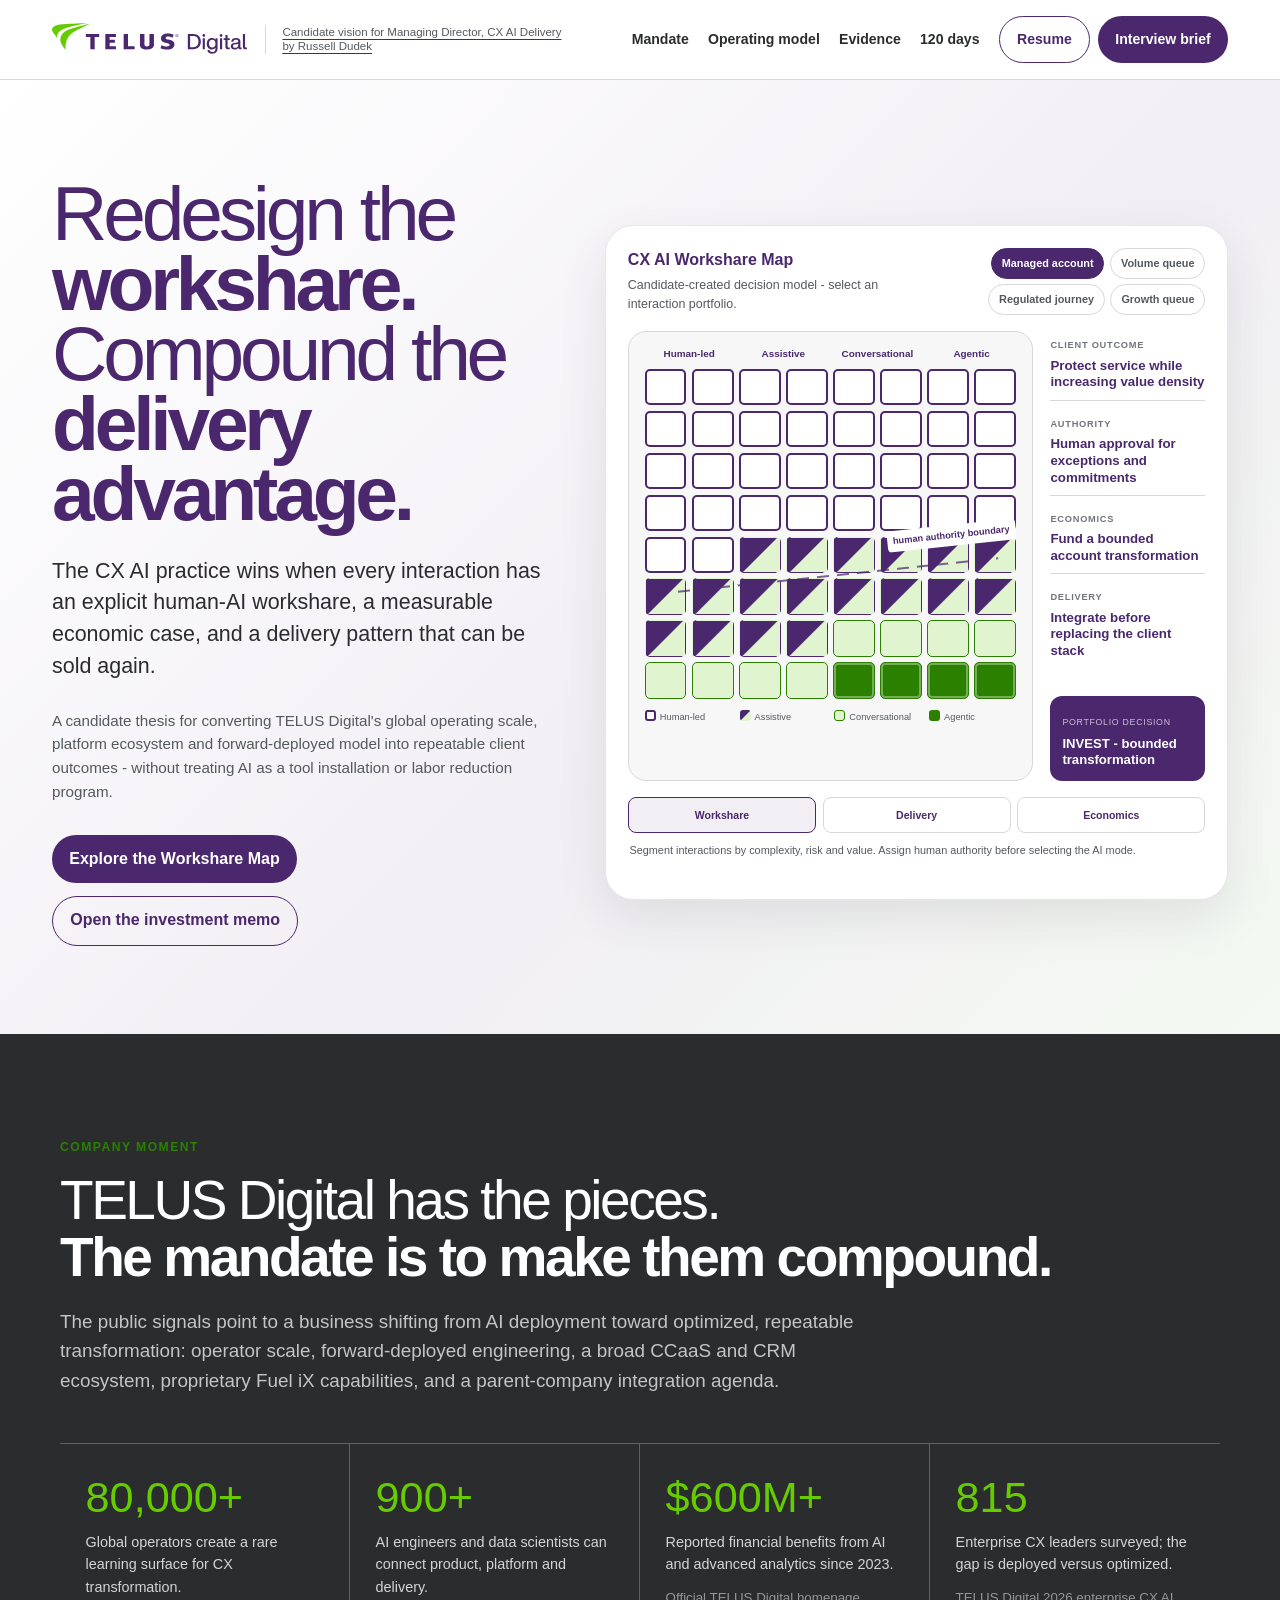
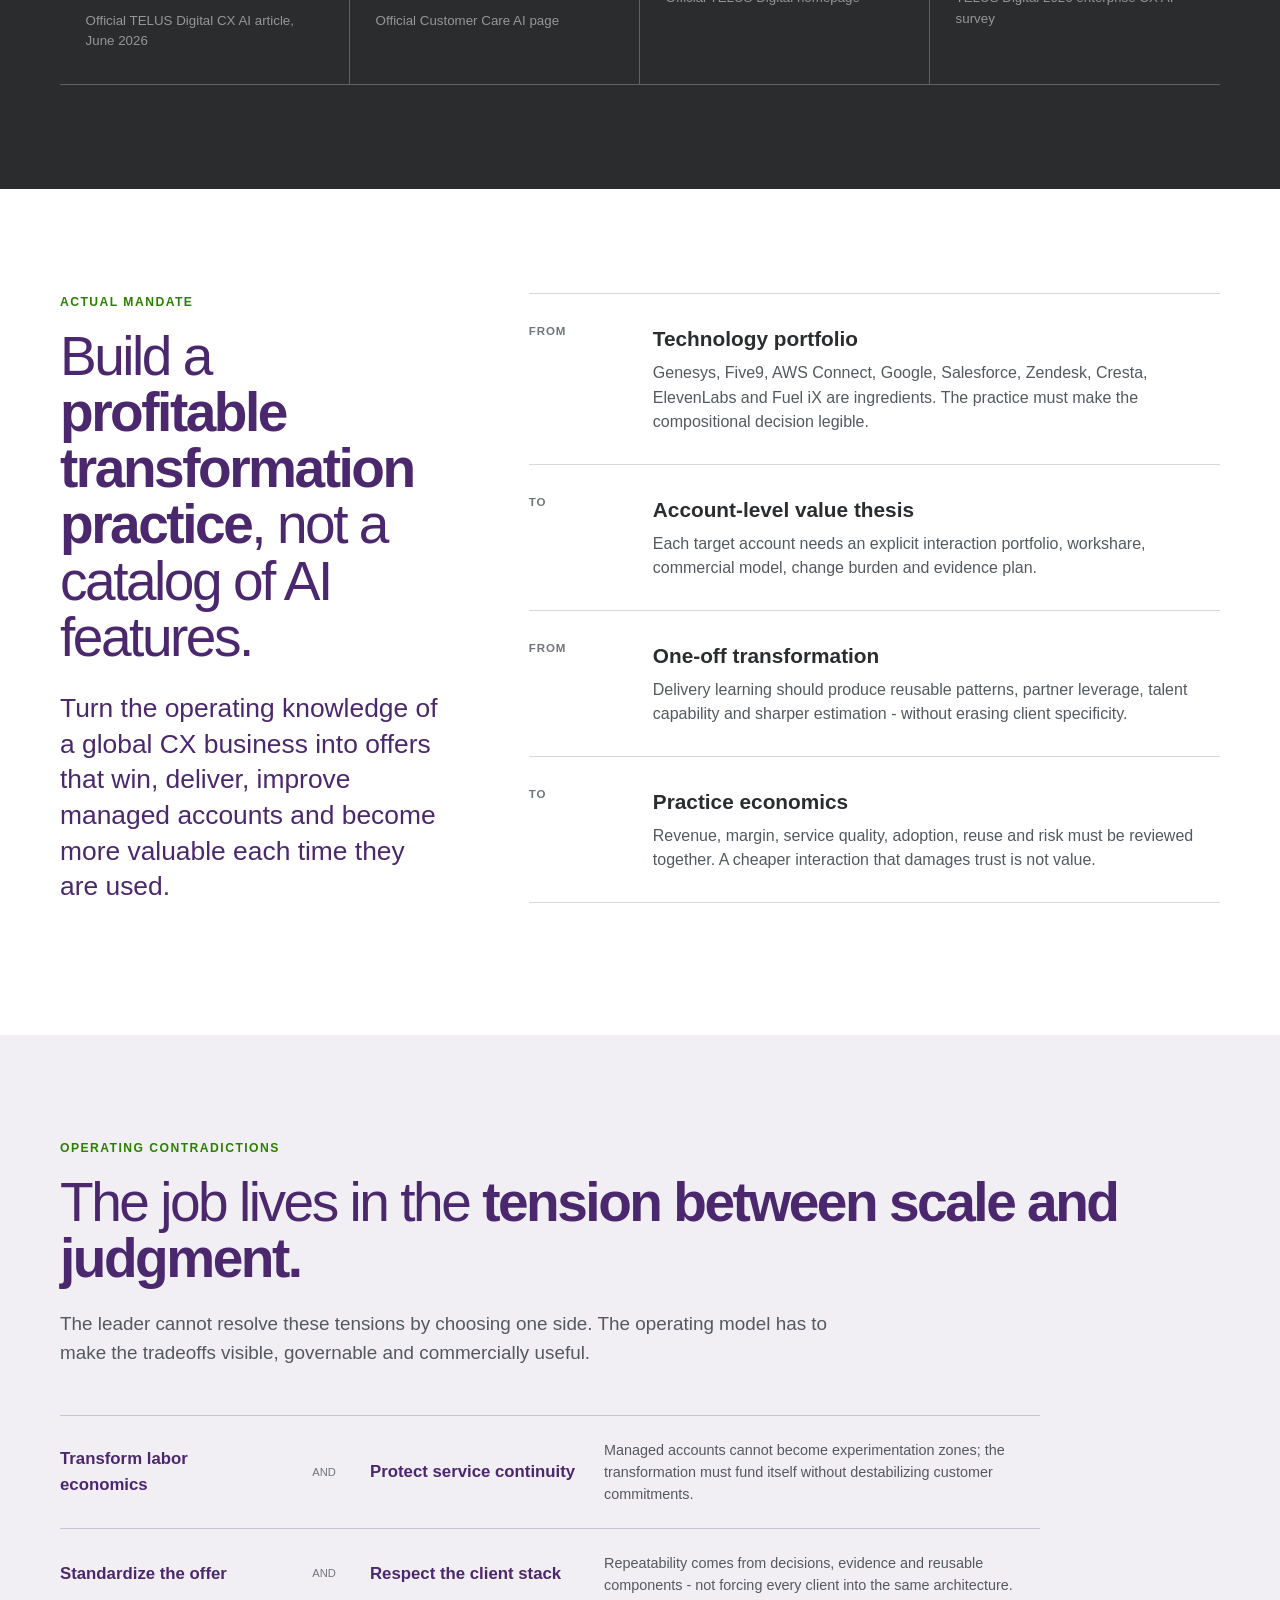
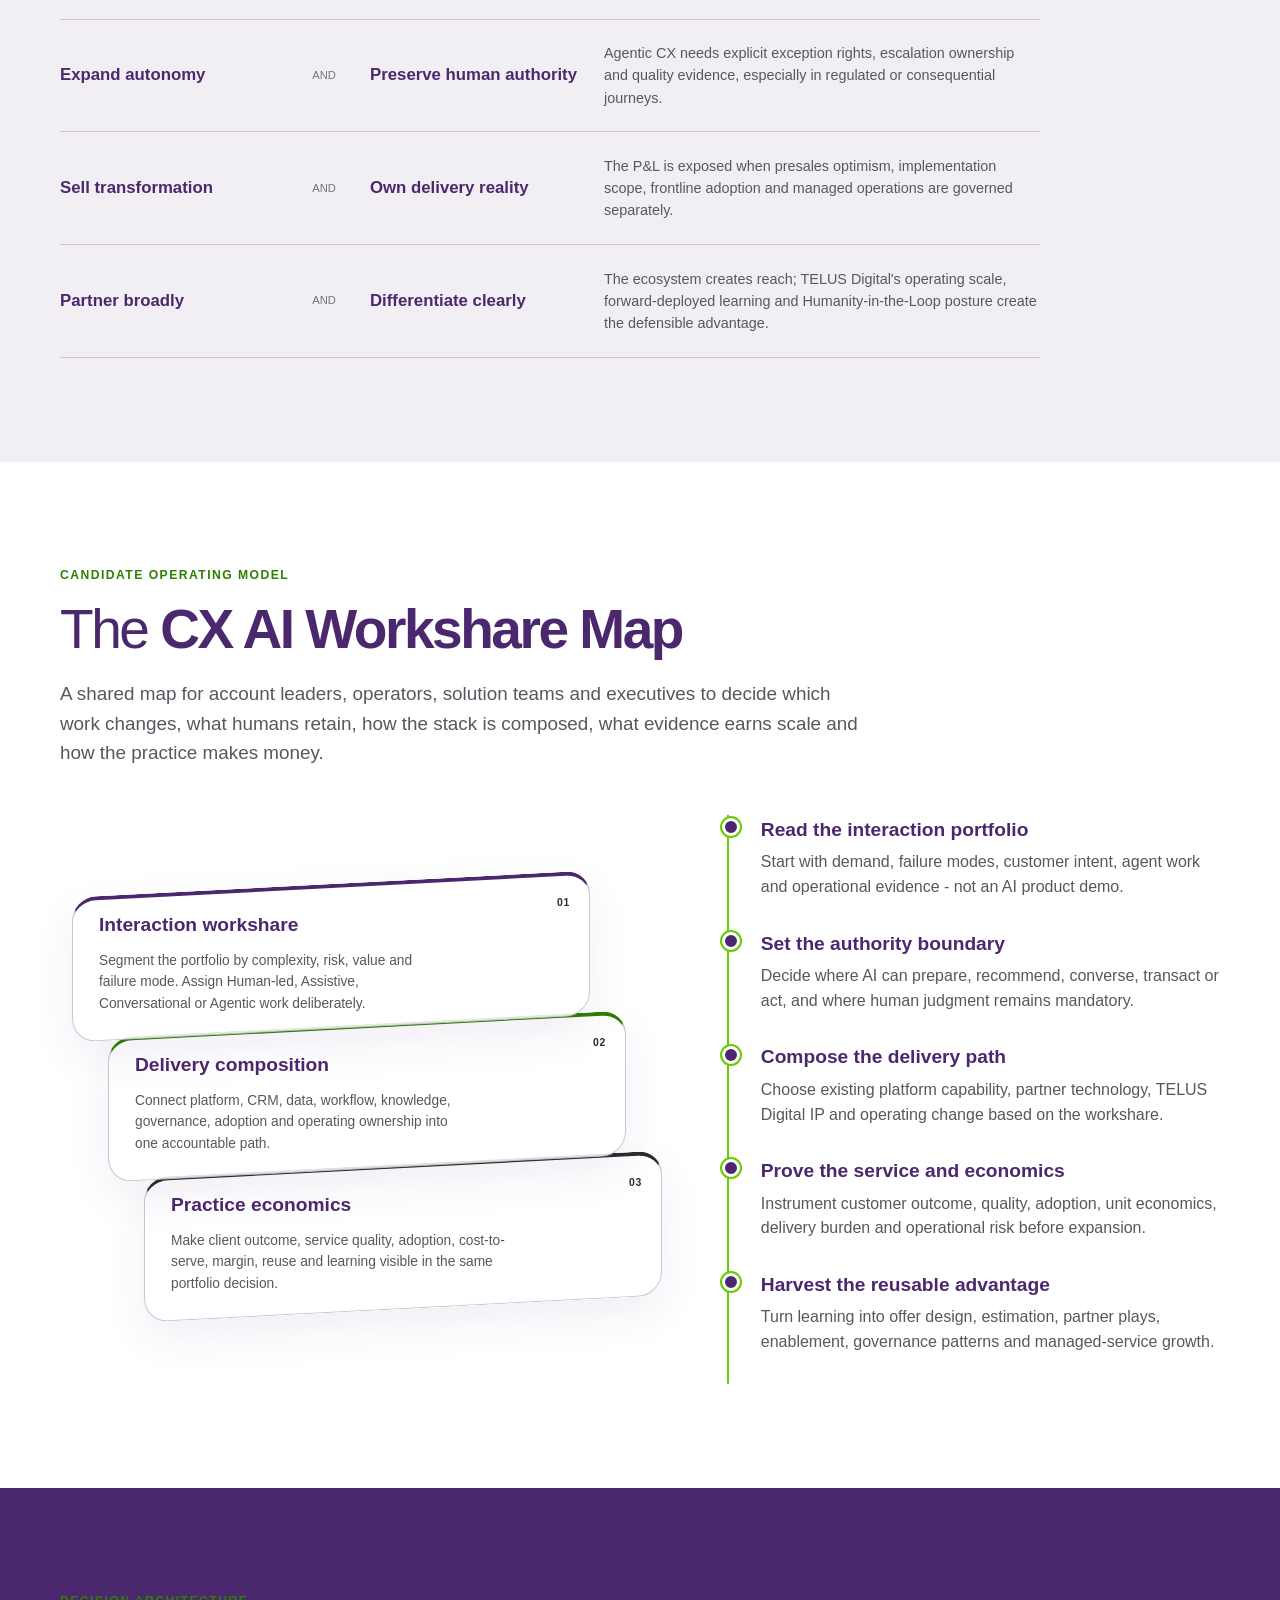
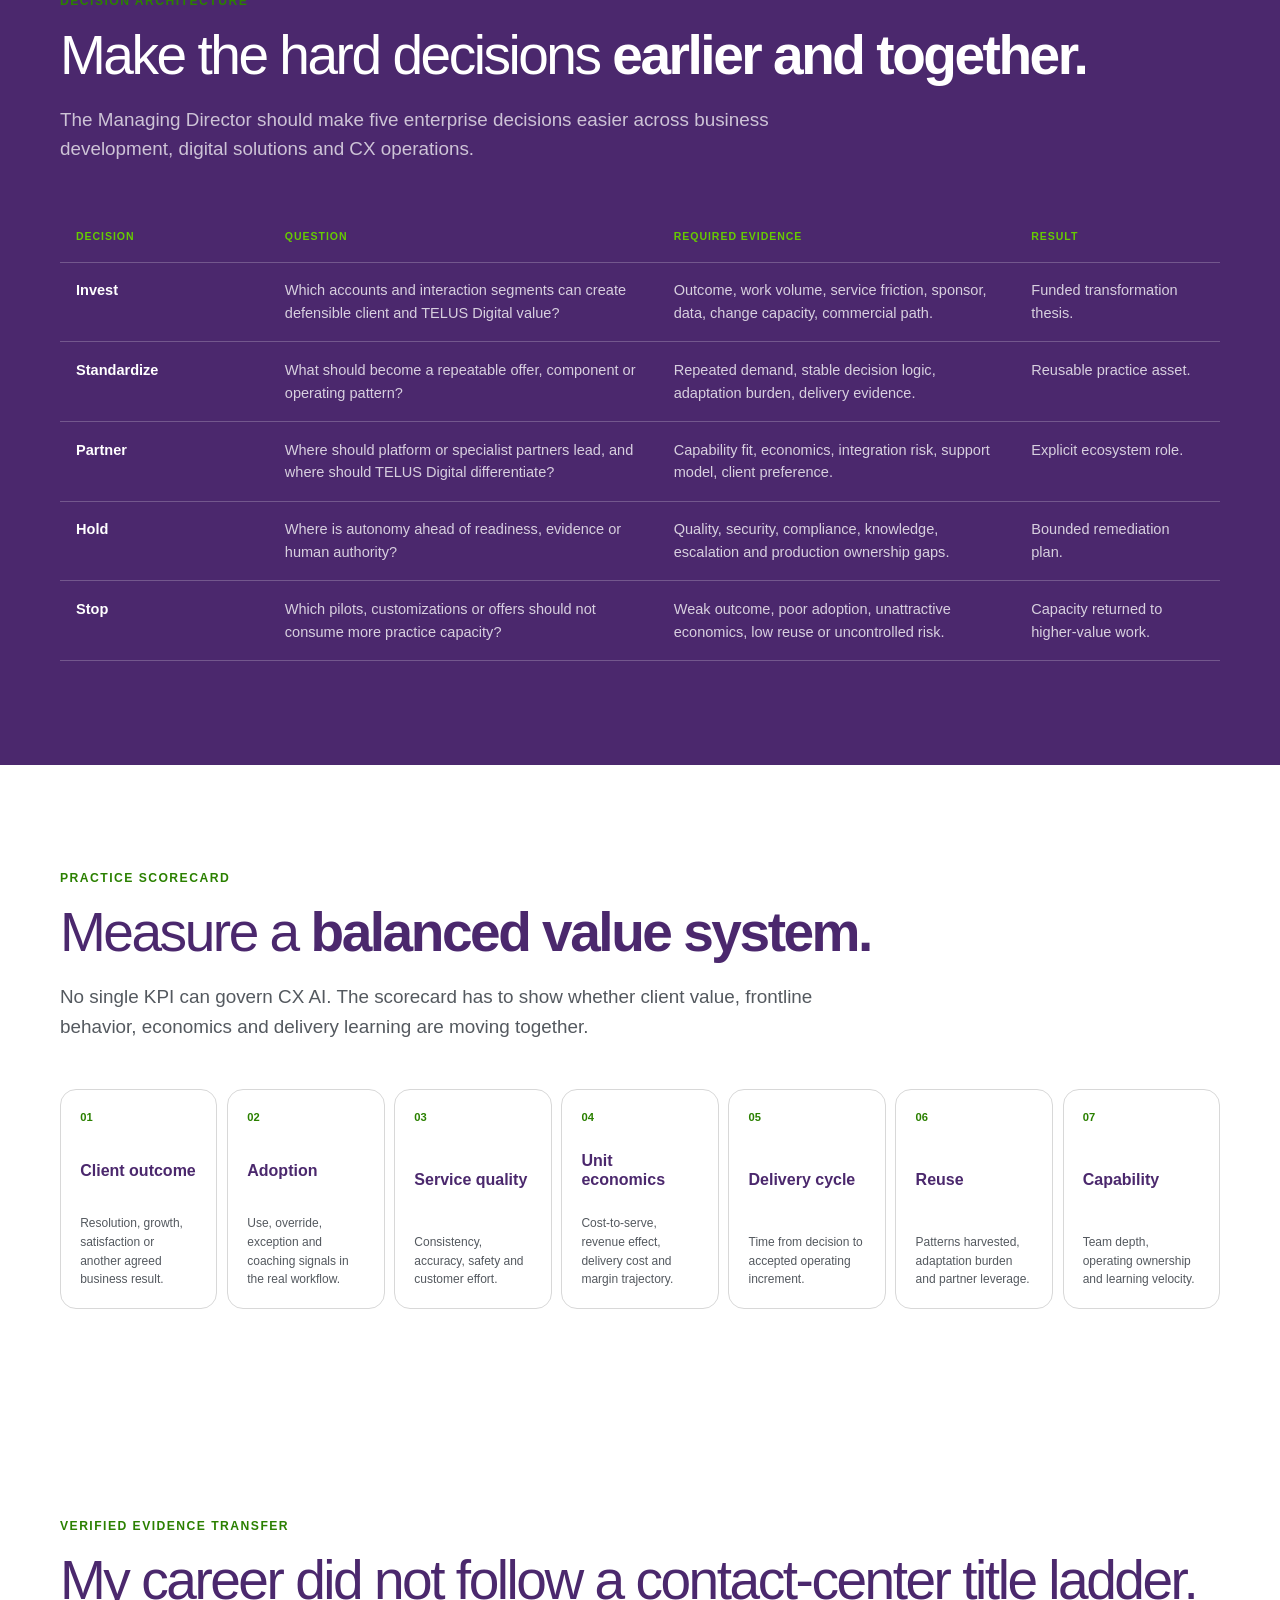
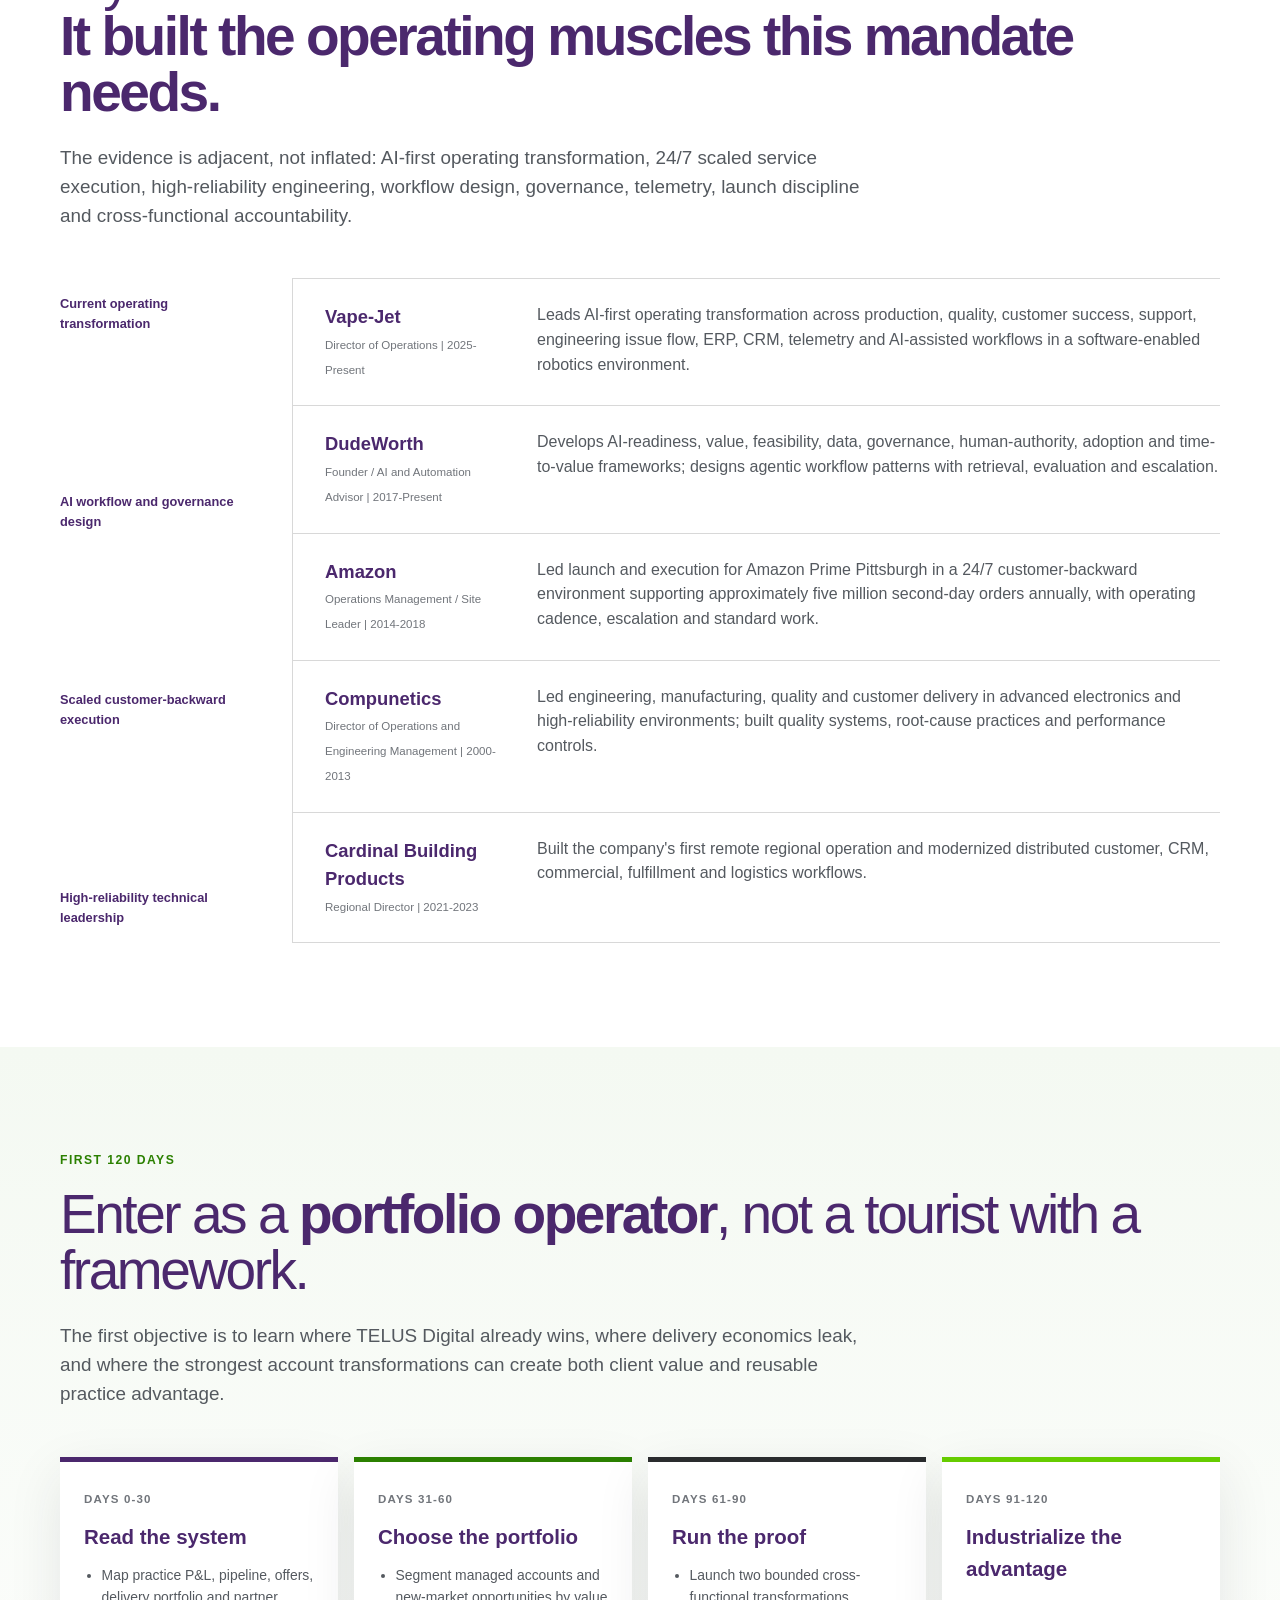
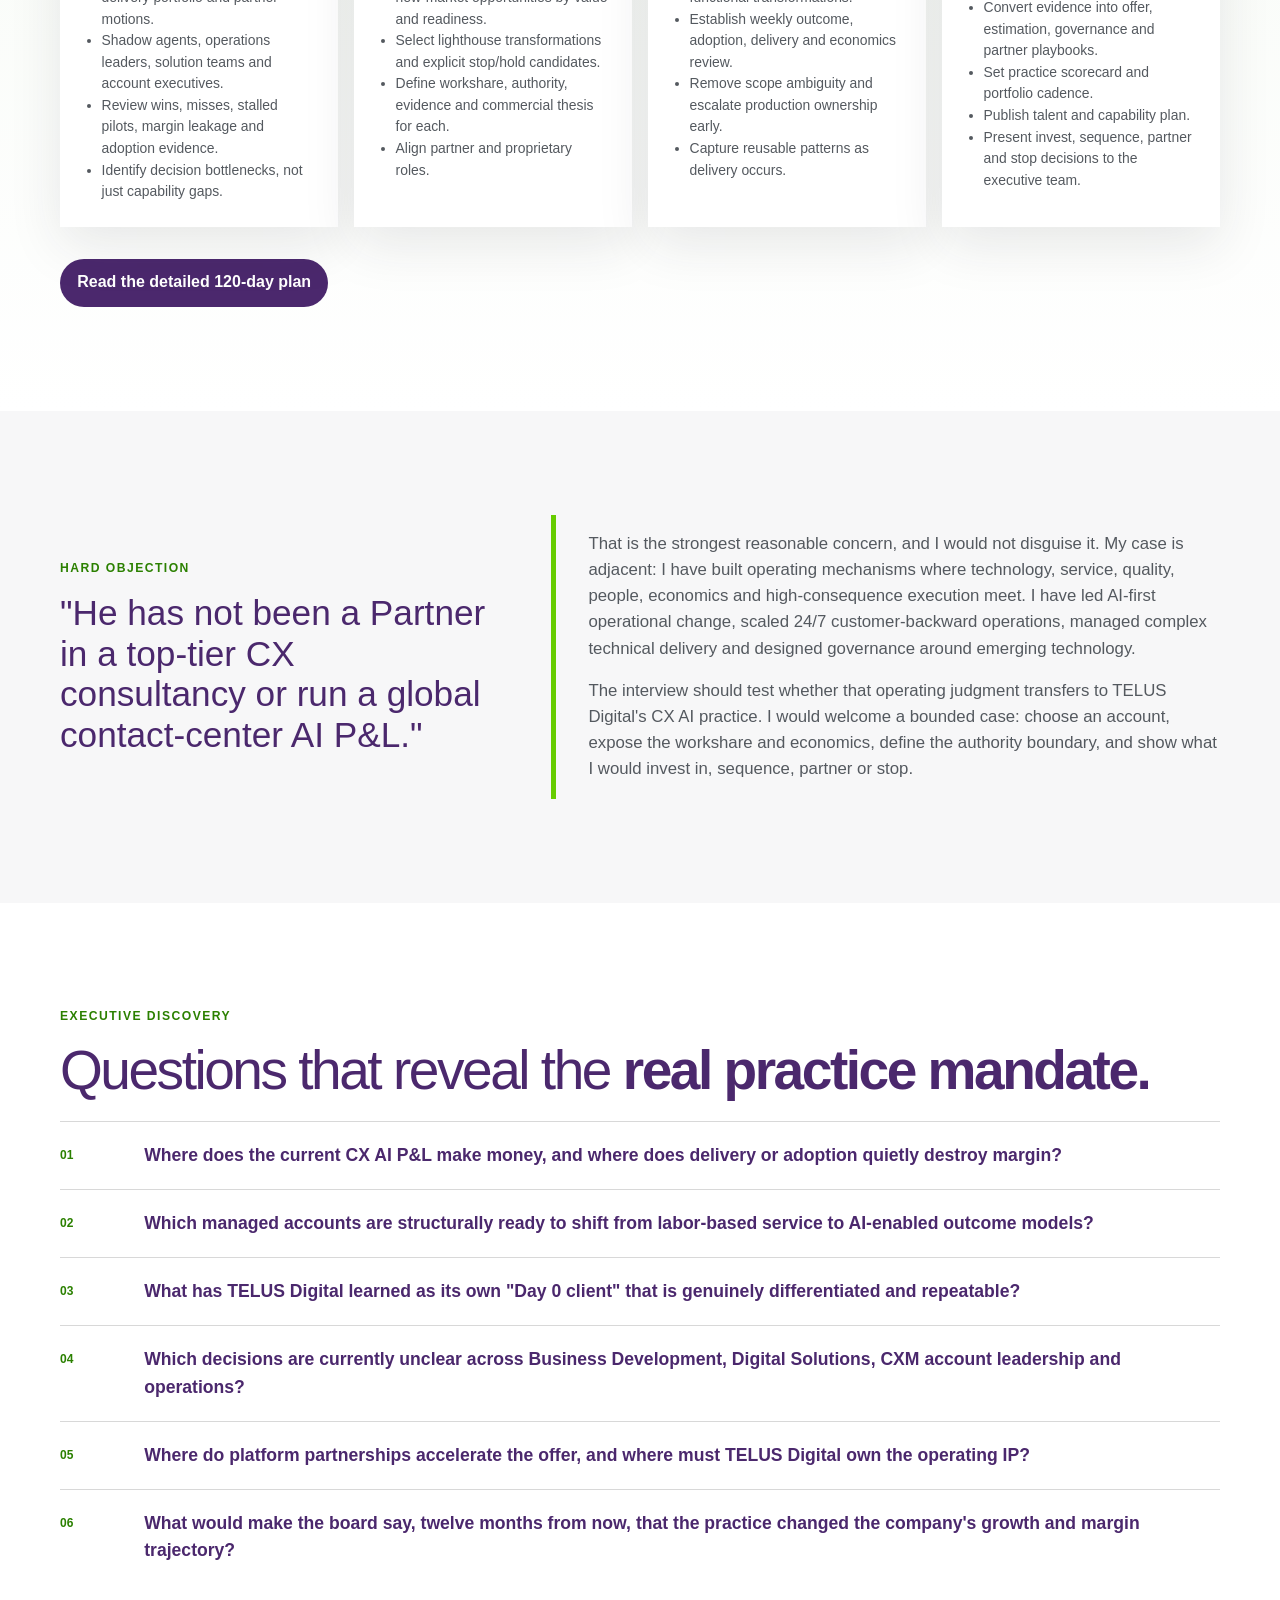
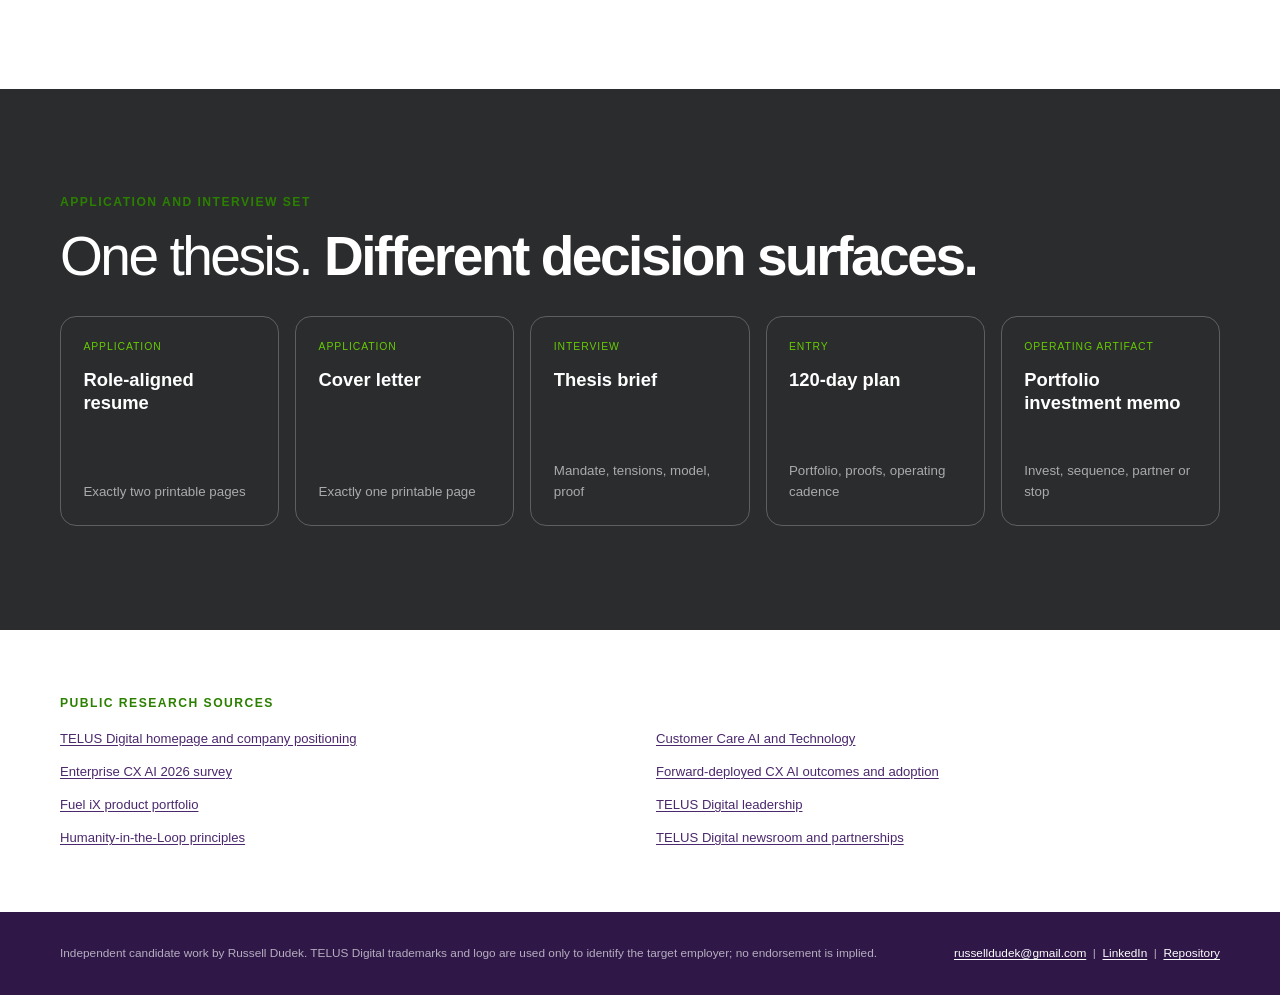
<file: index.html>
<!doctype html><html lang="en"><head><meta charset="utf-8"><meta name="viewport" content="width=device-width,initial-scale=1"><title>Russell Dudek | TELUS Digital CX AI Delivery Candidate Vision</title><meta name="description" content="Independent candidate vision for TELUS Digital's Managing Director, CX AI Delivery role: redesign the human-AI workshare, prove the economics, and compound delivery advantage."><link rel="stylesheet" href="styles.css"></head><body><a class="skip-link" href="#main">Skip to content</a>
<header class="site-header"><div class="nav-wrap"><a class="brand-lockup" href="index.html"><img src="assets/brand/telus-digital-logo.svg" alt="TELUS Digital"><span class="candidate-label">Candidate vision for Managing Director, CX AI Delivery<br>by Russell Dudek</span></a><button class="menu-button" aria-expanded="false" aria-label="Open navigation">Menu</button><nav class="main-nav" aria-label="Primary"><a href="#mandate">Mandate</a><a href="#model">Operating model</a><a href="#evidence">Evidence</a><a href="#entry">120 days</a><span class="nav-docs"><a class="button secondary" href="resume.html">Resume</a><a class="button" href="interview-brief.html">Interview brief</a></span></nav></div></header><main id="main">
<section class="hero"><div class="hero-inner"><div class="hero-copy"><h1>Redesign the <strong>workshare.</strong><br>Compound the <strong>delivery advantage.</strong></h1><p class="thesis">The CX AI practice wins when every interaction has an explicit human-AI workshare, a measurable economic case, and a delivery pattern that can be sold again.</p><p class="sub">A candidate thesis for converting TELUS Digital's global operating scale, platform ecosystem and forward-deployed model into repeatable client outcomes - without treating AI as a tool installation or labor reduction program.</p><div class="hero-actions"><a class="button" href="#model">Explore the Workshare Map</a><a class="button secondary" href="portfolio-investment-memo.html">Open the investment memo</a></div></div>
<div class="workshare-shell" aria-label="Interactive CX AI Workshare Map"><div class="workshare-top"><div class="workshare-title"><h2>CX AI Workshare Map</h2><p>Candidate-created decision model - select an interaction portfolio.</p></div><div class="scenario-tabs" role="tablist" aria-label="Portfolio scenarios"><button data-scenario="managed" aria-selected="true">Managed account</button><button data-scenario="volume" aria-selected="false">Volume queue</button><button data-scenario="regulated" aria-selected="false">Regulated journey</button><button data-scenario="growth" aria-selected="false">Growth queue</button></div></div><div class="map-layout"><div class="map-board"><div class="map-axis"><span>Human-led</span><span>Assistive</span><span>Conversational</span><span>Agentic</span></div><div class="interaction-grid" aria-live="polite"></div><div class="authority-line"></div><div class="authority-label">human authority boundary</div><div class="legend"><span class="h"><i></i>Human-led</span><span class="a"><i></i>Assistive</span><span class="c"><i></i>Conversational</span><span class="g"><i></i>Agentic</span></div></div><div class="map-readout"><div class="readout-item" id="readout-outcome"><span>Client outcome</span><strong></strong></div><div class="readout-item" id="readout-authority"><span>Authority</span><strong></strong></div><div class="readout-item" id="readout-economics"><span>Economics</span><strong></strong></div><div class="readout-item" id="readout-delivery"><span>Delivery</span><strong></strong></div><div class="decision-box"><span>Portfolio decision</span><strong id="decision-text"></strong></div></div></div><div class="lens-tabs" aria-label="Decision lenses"><button class="active" data-lens="workshare">Workshare</button><button data-lens="delivery">Delivery</button><button data-lens="economics">Economics</button></div><p class="lens-copy">Segment interactions by complexity, risk and value. Assign human authority before selecting the AI mode.</p></div></div></section>
<section class="section moment" id="moment"><div class="section-inner"><div class="section-label">Company moment</div><h2>TELUS Digital has the pieces.<br><strong>The mandate is to make them compound.</strong></h2><p class="section-intro">The public signals point to a business shifting from AI deployment toward optimized, repeatable transformation: operator scale, forward-deployed engineering, a broad CCaaS and CRM ecosystem, proprietary Fuel iX capabilities, and a parent-company integration agenda.</p><div class="signal-rail"><div class="signal"><div class="number">80,000+</div><p>Global operators create a rare learning surface for CX transformation.</p><small>Official TELUS Digital CX AI article, June 2026</small></div><div class="signal"><div class="number">900+</div><p>AI engineers and data scientists can connect product, platform and delivery.</p><small>Official Customer Care AI page</small></div><div class="signal"><div class="number">$600M+</div><p>Reported financial benefits from AI and advanced analytics since 2023.</p><small>Official TELUS Digital homepage</small></div><div class="signal"><div class="number">815</div><p>Enterprise CX leaders surveyed; the gap is deployed versus optimized.</p><small>TELUS Digital 2026 enterprise CX AI survey</small></div></div></div></section>
<section class="section" id="mandate"><div class="section-inner mandate-shift"><div class="mandate-left"><div class="section-label">Actual mandate</div><h2>Build a <strong>profitable transformation practice</strong>, not a catalog of AI features.</h2><p class="mandate-statement">Turn the operating knowledge of a global CX business into offers that win, deliver, improve managed accounts and become more valuable each time they are used.</p></div><div class="mandate-list"><div class="mandate-row"><div class="from">From</div><div><h3>Technology portfolio</h3><p>Genesys, Five9, AWS Connect, Google, Salesforce, Zendesk, Cresta, ElevenLabs and Fuel iX are ingredients. The practice must make the compositional decision legible.</p></div></div><div class="mandate-row"><div class="from">To</div><div><h3>Account-level value thesis</h3><p>Each target account needs an explicit interaction portfolio, workshare, commercial model, change burden and evidence plan.</p></div></div><div class="mandate-row"><div class="from">From</div><div><h3>One-off transformation</h3><p>Delivery learning should produce reusable patterns, partner leverage, talent capability and sharper estimation - without erasing client specificity.</p></div></div><div class="mandate-row"><div class="from">To</div><div><h3>Practice economics</h3><p>Revenue, margin, service quality, adoption, reuse and risk must be reviewed together. A cheaper interaction that damages trust is not value.</p></div></div></div></div></section>
<section class="section tensions"><div class="section-inner"><div class="section-label">Operating contradictions</div><h2>The job lives in the <strong>tension between scale and judgment.</strong></h2><p class="section-intro">The leader cannot resolve these tensions by choosing one side. The operating model has to make the tradeoffs visible, governable and commercially useful.</p><div class="tension-stack"><div class="tension"><div class="pole">Transform labor economics</div><div class="vs">AND</div><div class="pole">Protect service continuity</div><p>Managed accounts cannot become experimentation zones; the transformation must fund itself without destabilizing customer commitments.</p></div><div class="tension"><div class="pole">Standardize the offer</div><div class="vs">AND</div><div class="pole">Respect the client stack</div><p>Repeatability comes from decisions, evidence and reusable components - not forcing every client into the same architecture.</p></div><div class="tension"><div class="pole">Expand autonomy</div><div class="vs">AND</div><div class="pole">Preserve human authority</div><p>Agentic CX needs explicit exception rights, escalation ownership and quality evidence, especially in regulated or consequential journeys.</p></div><div class="tension"><div class="pole">Sell transformation</div><div class="vs">AND</div><div class="pole">Own delivery reality</div><p>The P&L is exposed when presales optimism, implementation scope, frontline adoption and managed operations are governed separately.</p></div><div class="tension"><div class="pole">Partner broadly</div><div class="vs">AND</div><div class="pole">Differentiate clearly</div><p>The ecosystem creates reach; TELUS Digital's operating scale, forward-deployed learning and Humanity-in-the-Loop posture create the defensible advantage.</p></div></div></div></section>
<section class="section operating-model" id="model"><div class="section-inner"><div class="section-label">Candidate operating model</div><h2>The <strong>CX AI Workshare Map</strong></h2><p class="section-intro">A shared map for account leaders, operators, solution teams and executives to decide which work changes, what humans retain, how the stack is composed, what evidence earns scale and how the practice makes money.</p><div class="lens-stage"><div class="lens-visual" aria-label="Three decision lenses"><div class="lens-plane one"><div class="lens-badge">01</div><h3>Interaction workshare</h3><p>Segment the portfolio by complexity, risk, value and failure mode. Assign Human-led, Assistive, Conversational or Agentic work deliberately.</p></div><div class="lens-plane two"><div class="lens-badge">02</div><h3>Delivery composition</h3><p>Connect platform, CRM, data, workflow, knowledge, governance, adoption and operating ownership into one accountable path.</p></div><div class="lens-plane three"><div class="lens-badge">03</div><h3>Practice economics</h3><p>Make client outcome, service quality, adoption, cost-to-serve, margin, reuse and learning visible in the same portfolio decision.</p></div></div><div class="model-steps"><div class="model-step"><h3>Read the interaction portfolio</h3><p>Start with demand, failure modes, customer intent, agent work and operational evidence - not an AI product demo.</p></div><div class="model-step"><h3>Set the authority boundary</h3><p>Decide where AI can prepare, recommend, converse, transact or act, and where human judgment remains mandatory.</p></div><div class="model-step"><h3>Compose the delivery path</h3><p>Choose existing platform capability, partner technology, TELUS Digital IP and operating change based on the workshare.</p></div><div class="model-step"><h3>Prove the service and economics</h3><p>Instrument customer outcome, quality, adoption, unit economics, delivery burden and operational risk before expansion.</p></div><div class="model-step"><h3>Harvest the reusable advantage</h3><p>Turn learning into offer design, estimation, partner plays, enablement, governance patterns and managed-service growth.</p></div></div></div></div></section>
<section class="section decision-section"><div class="section-inner"><div class="section-label">Decision architecture</div><h2>Make the hard decisions <strong>earlier and together.</strong></h2><p class="section-intro">The Managing Director should make five enterprise decisions easier across business development, digital solutions and CX operations.</p><table class="decision-table"><thead><tr><th>Decision</th><th>Question</th><th>Required evidence</th><th>Result</th></tr></thead><tbody><tr><td>Invest</td><td>Which accounts and interaction segments can create defensible client and TELUS Digital value?</td><td>Outcome, work volume, service friction, sponsor, data, change capacity, commercial path.</td><td>Funded transformation thesis.</td></tr><tr><td>Standardize</td><td>What should become a repeatable offer, component or operating pattern?</td><td>Repeated demand, stable decision logic, adaptation burden, delivery evidence.</td><td>Reusable practice asset.</td></tr><tr><td>Partner</td><td>Where should platform or specialist partners lead, and where should TELUS Digital differentiate?</td><td>Capability fit, economics, integration risk, support model, client preference.</td><td>Explicit ecosystem role.</td></tr><tr><td>Hold</td><td>Where is autonomy ahead of readiness, evidence or human authority?</td><td>Quality, security, compliance, knowledge, escalation and production ownership gaps.</td><td>Bounded remediation plan.</td></tr><tr><td>Stop</td><td>Which pilots, customizations or offers should not consume more practice capacity?</td><td>Weak outcome, poor adoption, unattractive economics, low reuse or uncontrolled risk.</td><td>Capacity returned to higher-value work.</td></tr></tbody></table></div></section>
<section class="section"><div class="section-inner"><div class="section-label">Practice scorecard</div><h2>Measure a <strong>balanced value system.</strong></h2><p class="section-intro">No single KPI can govern CX AI. The scorecard has to show whether client value, frontline behavior, economics and delivery learning are moving together.</p><div class="scorecard-track"><div class="score-item"><span class="index">01</span><h3>Client outcome</h3><p>Resolution, growth, satisfaction or another agreed business result.</p></div><div class="score-item"><span class="index">02</span><h3>Adoption</h3><p>Use, override, exception and coaching signals in the real workflow.</p></div><div class="score-item"><span class="index">03</span><h3>Service quality</h3><p>Consistency, accuracy, safety and customer effort.</p></div><div class="score-item"><span class="index">04</span><h3>Unit economics</h3><p>Cost-to-serve, revenue effect, delivery cost and margin trajectory.</p></div><div class="score-item"><span class="index">05</span><h3>Delivery cycle</h3><p>Time from decision to accepted operating increment.</p></div><div class="score-item"><span class="index">06</span><h3>Reuse</h3><p>Patterns harvested, adaptation burden and partner leverage.</p></div><div class="score-item"><span class="index">07</span><h3>Capability</h3><p>Team depth, operating ownership and learning velocity.</p></div></div></div></section>
<section class="section" id="evidence"><div class="section-inner"><div class="section-label">Verified evidence transfer</div><h2>My career did not follow a contact-center title ladder.<br><strong>It built the operating muscles this mandate needs.</strong></h2><p class="section-intro">The evidence is adjacent, not inflated: AI-first operating transformation, 24/7 scaled service execution, high-reliability engineering, workflow design, governance, telemetry, launch discipline and cross-functional accountability.</p><div class="proof-map"><div class="proof-axis"><span>Current operating transformation</span><span>AI workflow and governance design</span><span>Scaled customer-backward execution</span><span>High-reliability technical leadership</span></div><div class="proof-roles"><div class="proof-role"><div><h3>Vape-Jet</h3><span class="dates">Director of Operations | 2025-Present</span></div><p>Leads AI-first operating transformation across production, quality, customer success, support, engineering issue flow, ERP, CRM, telemetry and AI-assisted workflows in a software-enabled robotics environment.</p></div><div class="proof-role"><div><h3>DudeWorth</h3><span class="dates">Founder / AI and Automation Advisor | 2017-Present</span></div><p>Develops AI-readiness, value, feasibility, data, governance, human-authority, adoption and time-to-value frameworks; designs agentic workflow patterns with retrieval, evaluation and escalation.</p></div><div class="proof-role"><div><h3>Amazon</h3><span class="dates">Operations Management / Site Leader | 2014-2018</span></div><p>Led launch and execution for Amazon Prime Pittsburgh in a 24/7 customer-backward environment supporting approximately five million second-day orders annually, with operating cadence, escalation and standard work.</p></div><div class="proof-role"><div><h3>Compunetics</h3><span class="dates">Director of Operations and Engineering Management | 2000-2013</span></div><p>Led engineering, manufacturing, quality and customer delivery in advanced electronics and high-reliability environments; built quality systems, root-cause practices and performance controls.</p></div><div class="proof-role"><div><h3>Cardinal Building Products</h3><span class="dates">Regional Director | 2021-2023</span></div><p>Built the company's first remote regional operation and modernized distributed customer, CRM, commercial, fulfillment and logistics workflows.</p></div></div></div></div></section>
<section class="section plan" id="entry"><div class="section-inner"><div class="section-label">First 120 days</div><h2>Enter as a <strong>portfolio operator</strong>, not a tourist with a framework.</h2><p class="section-intro">The first objective is to learn where TELUS Digital already wins, where delivery economics leak, and where the strongest account transformations can create both client value and reusable practice advantage.</p><div class="plan-phases"><div class="phase"><span class="days">Days 0-30</span><h3>Read the system</h3><ul><li>Map practice P&L, pipeline, offers, delivery portfolio and partner motions.</li><li>Shadow agents, operations leaders, solution teams and account executives.</li><li>Review wins, misses, stalled pilots, margin leakage and adoption evidence.</li><li>Identify decision bottlenecks, not just capability gaps.</li></ul></div><div class="phase"><span class="days">Days 31-60</span><h3>Choose the portfolio</h3><ul><li>Segment managed accounts and new-market opportunities by value and readiness.</li><li>Select lighthouse transformations and explicit stop/hold candidates.</li><li>Define workshare, authority, evidence and commercial thesis for each.</li><li>Align partner and proprietary roles.</li></ul></div><div class="phase"><span class="days">Days 61-90</span><h3>Run the proof</h3><ul><li>Launch two bounded cross-functional transformations.</li><li>Establish weekly outcome, adoption, delivery and economics review.</li><li>Remove scope ambiguity and escalate production ownership early.</li><li>Capture reusable patterns as delivery occurs.</li></ul></div><div class="phase"><span class="days">Days 91-120</span><h3>Industrialize the advantage</h3><ul><li>Convert evidence into offer, estimation, governance and partner playbooks.</li><li>Set practice scorecard and portfolio cadence.</li><li>Publish talent and capability plan.</li><li>Present invest, sequence, partner and stop decisions to the executive team.</li></ul></div></div><div class="hero-actions"><a class="button" href="120-day-plan.html">Read the detailed 120-day plan</a></div></div></section>
<section class="section objection"><div class="section-inner objection-grid"><div><div class="section-label">Hard objection</div><div class="objection-question">"He has not been a Partner in a top-tier CX consultancy or run a global contact-center AI P&amp;L."</div></div><div class="objection-answer"><p>That is the strongest reasonable concern, and I would not disguise it. My case is adjacent: I have built operating mechanisms where technology, service, quality, people, economics and high-consequence execution meet. I have led AI-first operational change, scaled 24/7 customer-backward operations, managed complex technical delivery and designed governance around emerging technology.</p><p>The interview should test whether that operating judgment transfers to TELUS Digital's CX AI practice. I would welcome a bounded case: choose an account, expose the workshare and economics, define the authority boundary, and show what I would invest in, sequence, partner or stop.</p></div></div></section>
<section class="section"><div class="section-inner"><div class="section-label">Executive discovery</div><h2>Questions that reveal the <strong>real practice mandate.</strong></h2><div class="questions"><div class="question"><h3>Where does the current CX AI P&amp;L make money, and where does delivery or adoption quietly destroy margin?</h3></div><div class="question"><h3>Which managed accounts are structurally ready to shift from labor-based service to AI-enabled outcome models?</h3></div><div class="question"><h3>What has TELUS Digital learned as its own "Day 0 client" that is genuinely differentiated and repeatable?</h3></div><div class="question"><h3>Which decisions are currently unclear across Business Development, Digital Solutions, CXM account leadership and operations?</h3></div><div class="question"><h3>Where do platform partnerships accelerate the offer, and where must TELUS Digital own the operating IP?</h3></div><div class="question"><h3>What would make the board say, twelve months from now, that the practice changed the company's growth and margin trajectory?</h3></div></div></div></section>
<section class="section documents"><div class="section-inner"><div class="section-label">Application and interview set</div><h2>One thesis. <strong>Different decision surfaces.</strong></h2><div class="doc-list"><a class="doc-link" href="resume.html"><span>Application</span><strong>Role-aligned resume</strong><small>Exactly two printable pages</small></a><a class="doc-link" href="cover-letter.html"><span>Application</span><strong>Cover letter</strong><small>Exactly one printable page</small></a><a class="doc-link" href="interview-brief.html"><span>Interview</span><strong>Thesis brief</strong><small>Mandate, tensions, model, proof</small></a><a class="doc-link" href="120-day-plan.html"><span>Entry</span><strong>120-day plan</strong><small>Portfolio, proofs, operating cadence</small></a><a class="doc-link" href="portfolio-investment-memo.html"><span>Operating artifact</span><strong>Portfolio investment memo</strong><small>Invest, sequence, partner or stop</small></a></div></div></section>
<section class="sources" id="sources"><div class="section-inner"><div class="section-label">Public research sources</div><div class="source-list"><a href="https://www.telusdigital.com/">TELUS Digital homepage and company positioning</a><a href="https://www.telusdigital.com/solutions/customer-experience/customer-care-ai-and-technology">Customer Care AI and Technology</a><a href="https://www.telusdigital.com/insights/customer-experience/article/enterprise-cx-ai-2026">Enterprise CX AI 2026 survey</a><a href="https://www.telusdigital.com/insights/customer-experience/article/20-percent-more-cross-sells">Forward-deployed CX AI outcomes and adoption</a><a href="https://www.telusdigital.com/solutions/ai-data-solutions/fuel-ix">Fuel iX product portfolio</a><a href="https://www.telusdigital.com/about/leadership">TELUS Digital leadership</a><a href="https://www.telusdigital.com/about/humanity-in-the-loop">Humanity-in-the-Loop principles</a><a href="https://www.telusdigital.com/about/newsroom">TELUS Digital newsroom and partnerships</a></div></div></section>
</main><footer class="site-footer"><div class="footer-inner"><div>Independent candidate work by Russell Dudek. TELUS Digital trademarks and logo are used only to identify the target employer; no endorsement is implied.</div><div><a href="mailto:russelldudek@gmail.com">russelldudek@gmail.com</a> &nbsp;|&nbsp; <a href="https://www.linkedin.com/in/russelldudek">LinkedIn</a> &nbsp;|&nbsp; <a href="https://github.com/russelldudek/telus">Repository</a></div></div></footer><script src="app.js"></script></body></html>
</file>
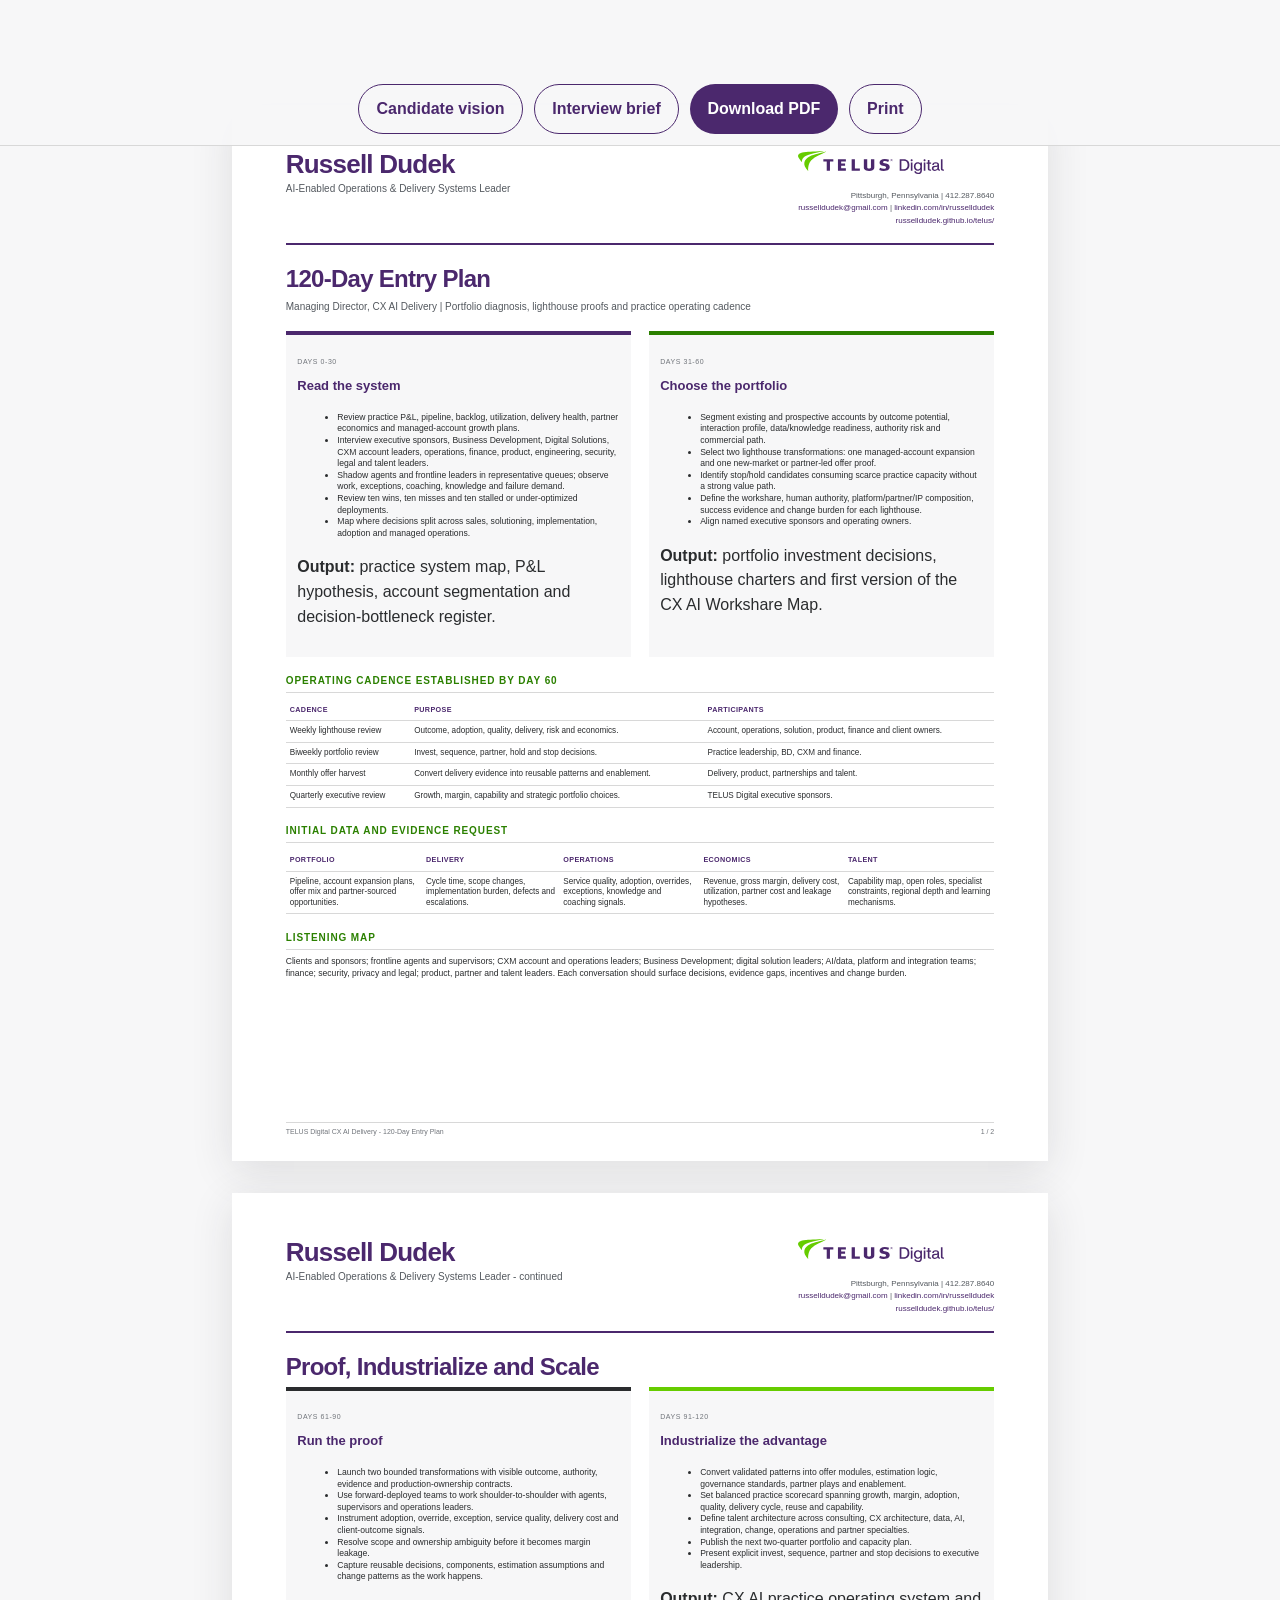
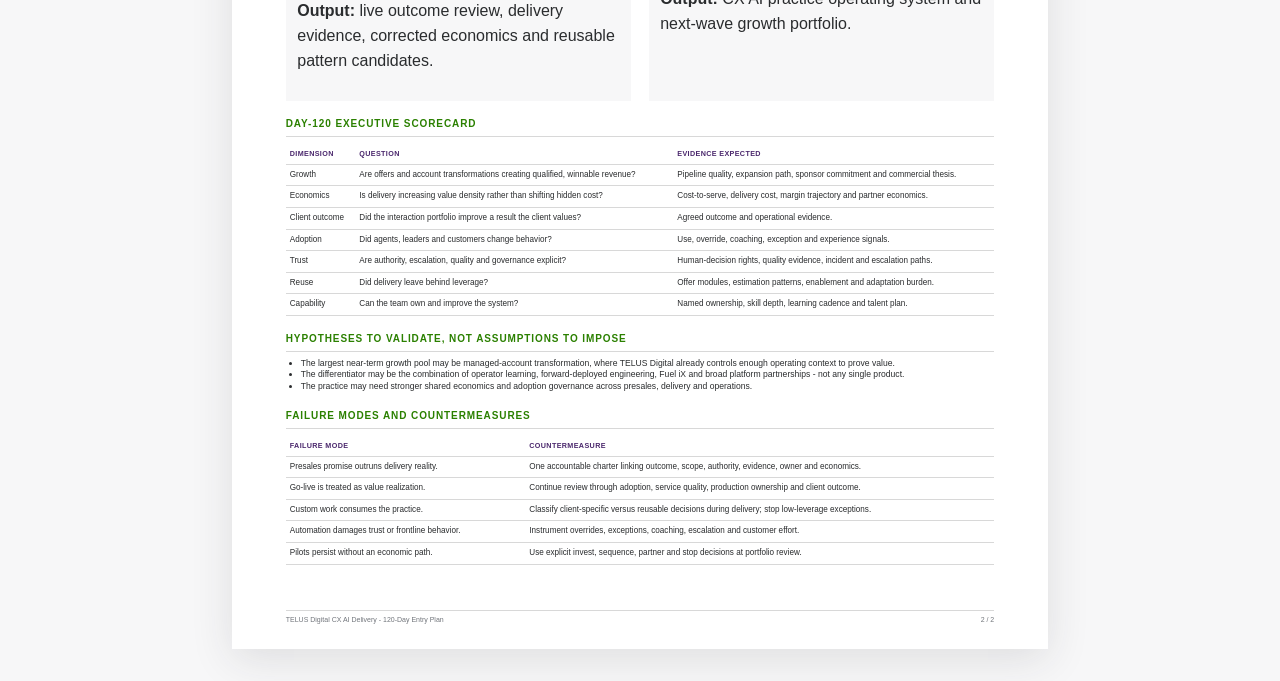
<file: 120-day-plan.html>
<!doctype html><html lang="en"><head><meta charset="utf-8"><meta name="viewport" content="width=device-width,initial-scale=1"><title>TELUS Digital CX AI Delivery 120-Day Plan</title><link rel="stylesheet" href="styles.css"></head><body class="document-body"><div class="document-actions screen-only"><a class="button secondary" href="index.html">Candidate vision</a><a class="button secondary" href="interview-brief.html">Interview brief</a><a class="button" href="docs/Russell-Dudek-TELUS-Digital-120-Day-Plan.pdf">Download PDF</a><button class="button secondary" onclick="window.print()">Print</button></div><main><section class="paper"><header class="paper-header"><div><div class="candidate-name">Russell Dudek</div><div class="identity">AI-Enabled Operations & Delivery Systems Leader</div></div><div><img class="paper-logo" src="assets/brand/telus-digital-logo.svg" alt="TELUS Digital"><div class="contact">Pittsburgh, Pennsylvania | 412.287.8640<br><a href="mailto:russelldudek@gmail.com">russelldudek@gmail.com</a> | <a href="https://www.linkedin.com/in/russelldudek">linkedin.com/in/russelldudek</a><br><a href="https://russelldudek.github.io/telus/">russelldudek.github.io/telus/</a></div></div></header><h1 class="doc-title">120-Day Entry Plan</h1><p class="doc-subtitle">Managing Director, CX AI Delivery | Portfolio diagnosis, lighthouse proofs and practice operating cadence</p><div class="plan-page-grid"><div class="plan-block"><span class="days">Days 0-30</span><h3>Read the system</h3><ul><li>Review practice P&amp;L, pipeline, backlog, utilization, delivery health, partner economics and managed-account growth plans.</li><li>Interview executive sponsors, Business Development, Digital Solutions, CXM account leaders, operations, finance, product, engineering, security, legal and talent leaders.</li><li>Shadow agents and frontline leaders in representative queues; observe work, exceptions, coaching, knowledge and failure demand.</li><li>Review ten wins, ten misses and ten stalled or under-optimized deployments.</li><li>Map where decisions split across sales, solutioning, implementation, adoption and managed operations.</li></ul><p><strong>Output:</strong> practice system map, P&amp;L hypothesis, account segmentation and decision-bottleneck register.</p></div><div class="plan-block green"><span class="days">Days 31-60</span><h3>Choose the portfolio</h3><ul><li>Segment existing and prospective accounts by outcome potential, interaction profile, data/knowledge readiness, authority risk and commercial path.</li><li>Select two lighthouse transformations: one managed-account expansion and one new-market or partner-led offer proof.</li><li>Identify stop/hold candidates consuming scarce practice capacity without a strong value path.</li><li>Define the workshare, human authority, platform/partner/IP composition, success evidence and change burden for each lighthouse.</li><li>Align named executive sponsors and operating owners.</li></ul><p><strong>Output:</strong> portfolio investment decisions, lighthouse charters and first version of the CX AI Workshare Map.</p></div></div><div class="doc-section"><h2>Operating cadence established by day 60</h2><table class="mini-table"><tr><th>Cadence</th><th>Purpose</th><th>Participants</th></tr><tr><td>Weekly lighthouse review</td><td>Outcome, adoption, quality, delivery, risk and economics.</td><td>Account, operations, solution, product, finance and client owners.</td></tr><tr><td>Biweekly portfolio review</td><td>Invest, sequence, partner, hold and stop decisions.</td><td>Practice leadership, BD, CXM and finance.</td></tr><tr><td>Monthly offer harvest</td><td>Convert delivery evidence into reusable patterns and enablement.</td><td>Delivery, product, partnerships and talent.</td></tr><tr><td>Quarterly executive review</td><td>Growth, margin, capability and strategic portfolio choices.</td><td>TELUS Digital executive sponsors.</td></tr></table></div><div class="doc-section"><h2>Initial data and evidence request</h2><table class="mini-table"><tr><th>Portfolio</th><th>Delivery</th><th>Operations</th><th>Economics</th><th>Talent</th></tr><tr><td>Pipeline, account expansion plans, offer mix and partner-sourced opportunities.</td><td>Cycle time, scope changes, implementation burden, defects and escalations.</td><td>Service quality, adoption, overrides, exceptions, knowledge and coaching signals.</td><td>Revenue, gross margin, delivery cost, utilization, partner cost and leakage hypotheses.</td><td>Capability map, open roles, specialist constraints, regional depth and learning mechanisms.</td></tr></table></div><div class="doc-section"><h2>Listening map</h2><p>Clients and sponsors; frontline agents and supervisors; CXM account and operations leaders; Business Development; digital solution leaders; AI/data, platform and integration teams; finance; security, privacy and legal; product, partner and talent leaders. Each conversation should surface decisions, evidence gaps, incentives and change burden.</p></div><div class="paper-footer"><span>TELUS Digital CX AI Delivery - 120-Day Entry Plan</span><span>1 / 2</span></div></section>
<section class="paper page-break"><header class="paper-header"><div><div class="candidate-name">Russell Dudek</div><div class="identity">AI-Enabled Operations & Delivery Systems Leader - continued</div></div><div><img class="paper-logo" src="assets/brand/telus-digital-logo.svg" alt="TELUS Digital"><div class="contact">Pittsburgh, Pennsylvania | 412.287.8640<br><a href="mailto:russelldudek@gmail.com">russelldudek@gmail.com</a> | <a href="https://www.linkedin.com/in/russelldudek">linkedin.com/in/russelldudek</a><br><a href="https://russelldudek.github.io/telus/">russelldudek.github.io/telus/</a></div></div></header><h1 class="doc-title">Proof, Industrialize and Scale</h1><div class="plan-page-grid"><div class="plan-block dark"><span class="days">Days 61-90</span><h3>Run the proof</h3><ul><li>Launch two bounded transformations with visible outcome, authority, evidence and production-ownership contracts.</li><li>Use forward-deployed teams to work shoulder-to-shoulder with agents, supervisors and operations leaders.</li><li>Instrument adoption, override, exception, service quality, delivery cost and client-outcome signals.</li><li>Resolve scope and ownership ambiguity before it becomes margin leakage.</li><li>Capture reusable decisions, components, estimation assumptions and change patterns as the work happens.</li></ul><p><strong>Output:</strong> live outcome review, delivery evidence, corrected economics and reusable pattern candidates.</p></div><div class="plan-block lime"><span class="days">Days 91-120</span><h3>Industrialize the advantage</h3><ul><li>Convert validated patterns into offer modules, estimation logic, governance standards, partner plays and enablement.</li><li>Set balanced practice scorecard spanning growth, margin, adoption, quality, delivery cycle, reuse and capability.</li><li>Define talent architecture across consulting, CX architecture, data, AI, integration, change, operations and partner specialties.</li><li>Publish the next two-quarter portfolio and capacity plan.</li><li>Present explicit invest, sequence, partner and stop decisions to executive leadership.</li></ul><p><strong>Output:</strong> CX AI practice operating system and next-wave growth portfolio.</p></div></div><div class="doc-section"><h2>Day-120 executive scorecard</h2><table class="mini-table"><tr><th>Dimension</th><th>Question</th><th>Evidence expected</th></tr><tr><td>Growth</td><td>Are offers and account transformations creating qualified, winnable revenue?</td><td>Pipeline quality, expansion path, sponsor commitment and commercial thesis.</td></tr><tr><td>Economics</td><td>Is delivery increasing value density rather than shifting hidden cost?</td><td>Cost-to-serve, delivery cost, margin trajectory and partner economics.</td></tr><tr><td>Client outcome</td><td>Did the interaction portfolio improve a result the client values?</td><td>Agreed outcome and operational evidence.</td></tr><tr><td>Adoption</td><td>Did agents, leaders and customers change behavior?</td><td>Use, override, coaching, exception and experience signals.</td></tr><tr><td>Trust</td><td>Are authority, escalation, quality and governance explicit?</td><td>Human-decision rights, quality evidence, incident and escalation paths.</td></tr><tr><td>Reuse</td><td>Did delivery leave behind leverage?</td><td>Offer modules, estimation patterns, enablement and adaptation burden.</td></tr><tr><td>Capability</td><td>Can the team own and improve the system?</td><td>Named ownership, skill depth, learning cadence and talent plan.</td></tr></table></div><div class="doc-section"><h2>Hypotheses to validate, not assumptions to impose</h2><ul><li>The largest near-term growth pool may be managed-account transformation, where TELUS Digital already controls enough operating context to prove value.</li><li>The differentiator may be the combination of operator learning, forward-deployed engineering, Fuel iX and broad platform partnerships - not any single product.</li><li>The practice may need stronger shared economics and adoption governance across presales, delivery and operations.</li></ul></div><div class="doc-section"><h2>Failure modes and countermeasures</h2><table class="mini-table"><tr><th>Failure mode</th><th>Countermeasure</th></tr><tr><td>Presales promise outruns delivery reality.</td><td>One accountable charter linking outcome, scope, authority, evidence, owner and economics.</td></tr><tr><td>Go-live is treated as value realization.</td><td>Continue review through adoption, service quality, production ownership and client outcome.</td></tr><tr><td>Custom work consumes the practice.</td><td>Classify client-specific versus reusable decisions during delivery; stop low-leverage exceptions.</td></tr><tr><td>Automation damages trust or frontline behavior.</td><td>Instrument overrides, exceptions, coaching, escalation and customer effort.</td></tr><tr><td>Pilots persist without an economic path.</td><td>Use explicit invest, sequence, partner and stop decisions at portfolio review.</td></tr></table></div><div class="paper-footer"><span>TELUS Digital CX AI Delivery - 120-Day Entry Plan</span><span>2 / 2</span></div></section></main></body></html>
</file>
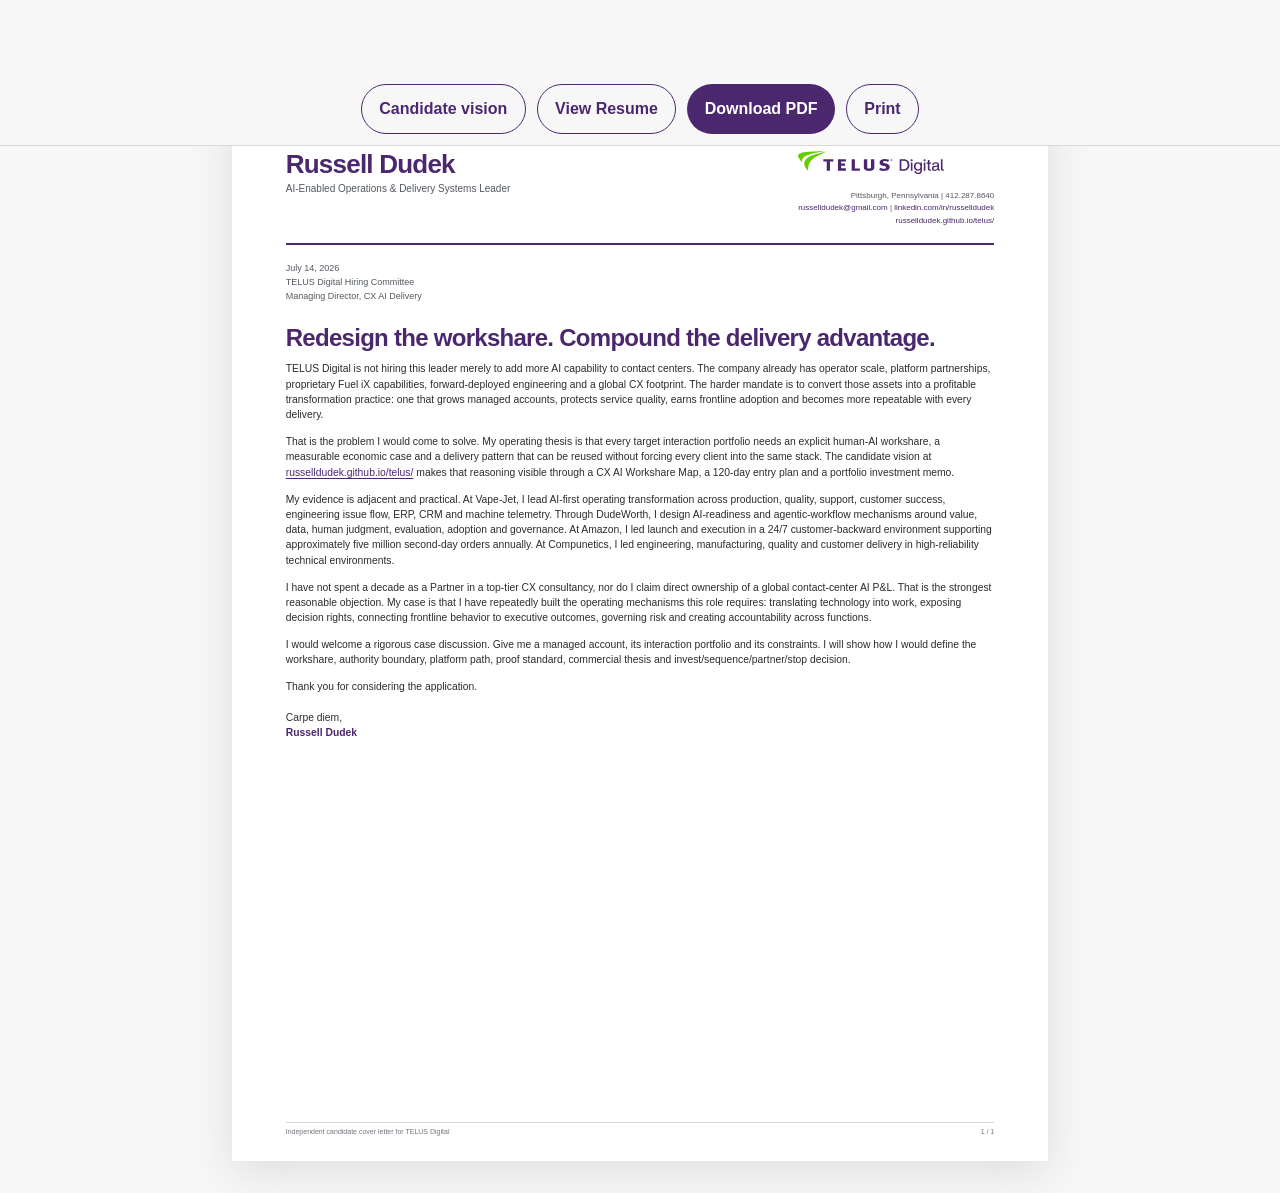
<file: cover-letter.html>
<!doctype html><html lang="en"><head><meta charset="utf-8"><meta name="viewport" content="width=device-width,initial-scale=1"><title>Russell Dudek - TELUS Digital Cover Letter</title><link rel="stylesheet" href="styles.css"></head><body class="document-body"><div class="document-actions screen-only"><a class="button secondary" href="index.html">Candidate vision</a><a class="button secondary companion-link" href="resume.html">View Resume</a><a class="button" href="docs/Russell-Dudek-TELUS-Digital-Cover-Letter.pdf">Download PDF</a><button class="button secondary" onclick="window.print()">Print</button></div><main><section class="paper letter-page"><header class="paper-header"><div><div class="candidate-name">Russell Dudek</div><div class="identity">AI-Enabled Operations & Delivery Systems Leader</div></div><div><img class="paper-logo" src="assets/brand/telus-digital-logo.svg" alt="TELUS Digital"><div class="contact">Pittsburgh, Pennsylvania | 412.287.8640<br><a href="mailto:russelldudek@gmail.com">russelldudek@gmail.com</a> | <a href="https://www.linkedin.com/in/russelldudek">linkedin.com/in/russelldudek</a><br><a href="https://russelldudek.github.io/telus/">russelldudek.github.io/telus/</a></div></div></header><div class="letter-meta">July 14, 2026<br>TELUS Digital Hiring Committee<br>Managing Director, CX AI Delivery</div><h1 class="doc-title">Redesign the workshare. Compound the delivery advantage.</h1><div class="letter-body"><p>TELUS Digital is not hiring this leader merely to add more AI capability to contact centers. The company already has operator scale, platform partnerships, proprietary Fuel iX capabilities, forward-deployed engineering and a global CX footprint. The harder mandate is to convert those assets into a profitable transformation practice: one that grows managed accounts, protects service quality, earns frontline adoption and becomes more repeatable with every delivery.</p><p>That is the problem I would come to solve. My operating thesis is that every target interaction portfolio needs an explicit human-AI workshare, a measurable economic case and a delivery pattern that can be reused without forcing every client into the same stack. The candidate vision at <a href="https://russelldudek.github.io/telus/">russelldudek.github.io/telus/</a> makes that reasoning visible through a CX AI Workshare Map, a 120-day entry plan and a portfolio investment memo.</p><p>My evidence is adjacent and practical. At Vape-Jet, I lead AI-first operating transformation across production, quality, support, customer success, engineering issue flow, ERP, CRM and machine telemetry. Through DudeWorth, I design AI-readiness and agentic-workflow mechanisms around value, data, human judgment, evaluation, adoption and governance. At Amazon, I led launch and execution in a 24/7 customer-backward environment supporting approximately five million second-day orders annually. At Compunetics, I led engineering, manufacturing, quality and customer delivery in high-reliability technical environments.</p><p>I have not spent a decade as a Partner in a top-tier CX consultancy, nor do I claim direct ownership of a global contact-center AI P&amp;L. That is the strongest reasonable objection. My case is that I have repeatedly built the operating mechanisms this role requires: translating technology into work, exposing decision rights, connecting frontline behavior to executive outcomes, governing risk and creating accountability across functions.</p><p>I would welcome a rigorous case discussion. Give me a managed account, its interaction portfolio and its constraints. I will show how I would define the workshare, authority boundary, platform path, proof standard, commercial thesis and invest/sequence/partner/stop decision.</p><p>Thank you for considering the application.</p><div class="signature">Carpe diem,<br><strong>Russell Dudek</strong></div></div><div class="paper-footer"><span>Independent candidate cover letter for TELUS Digital</span><span>1 / 1</span></div></section></main></body></html>
</file>
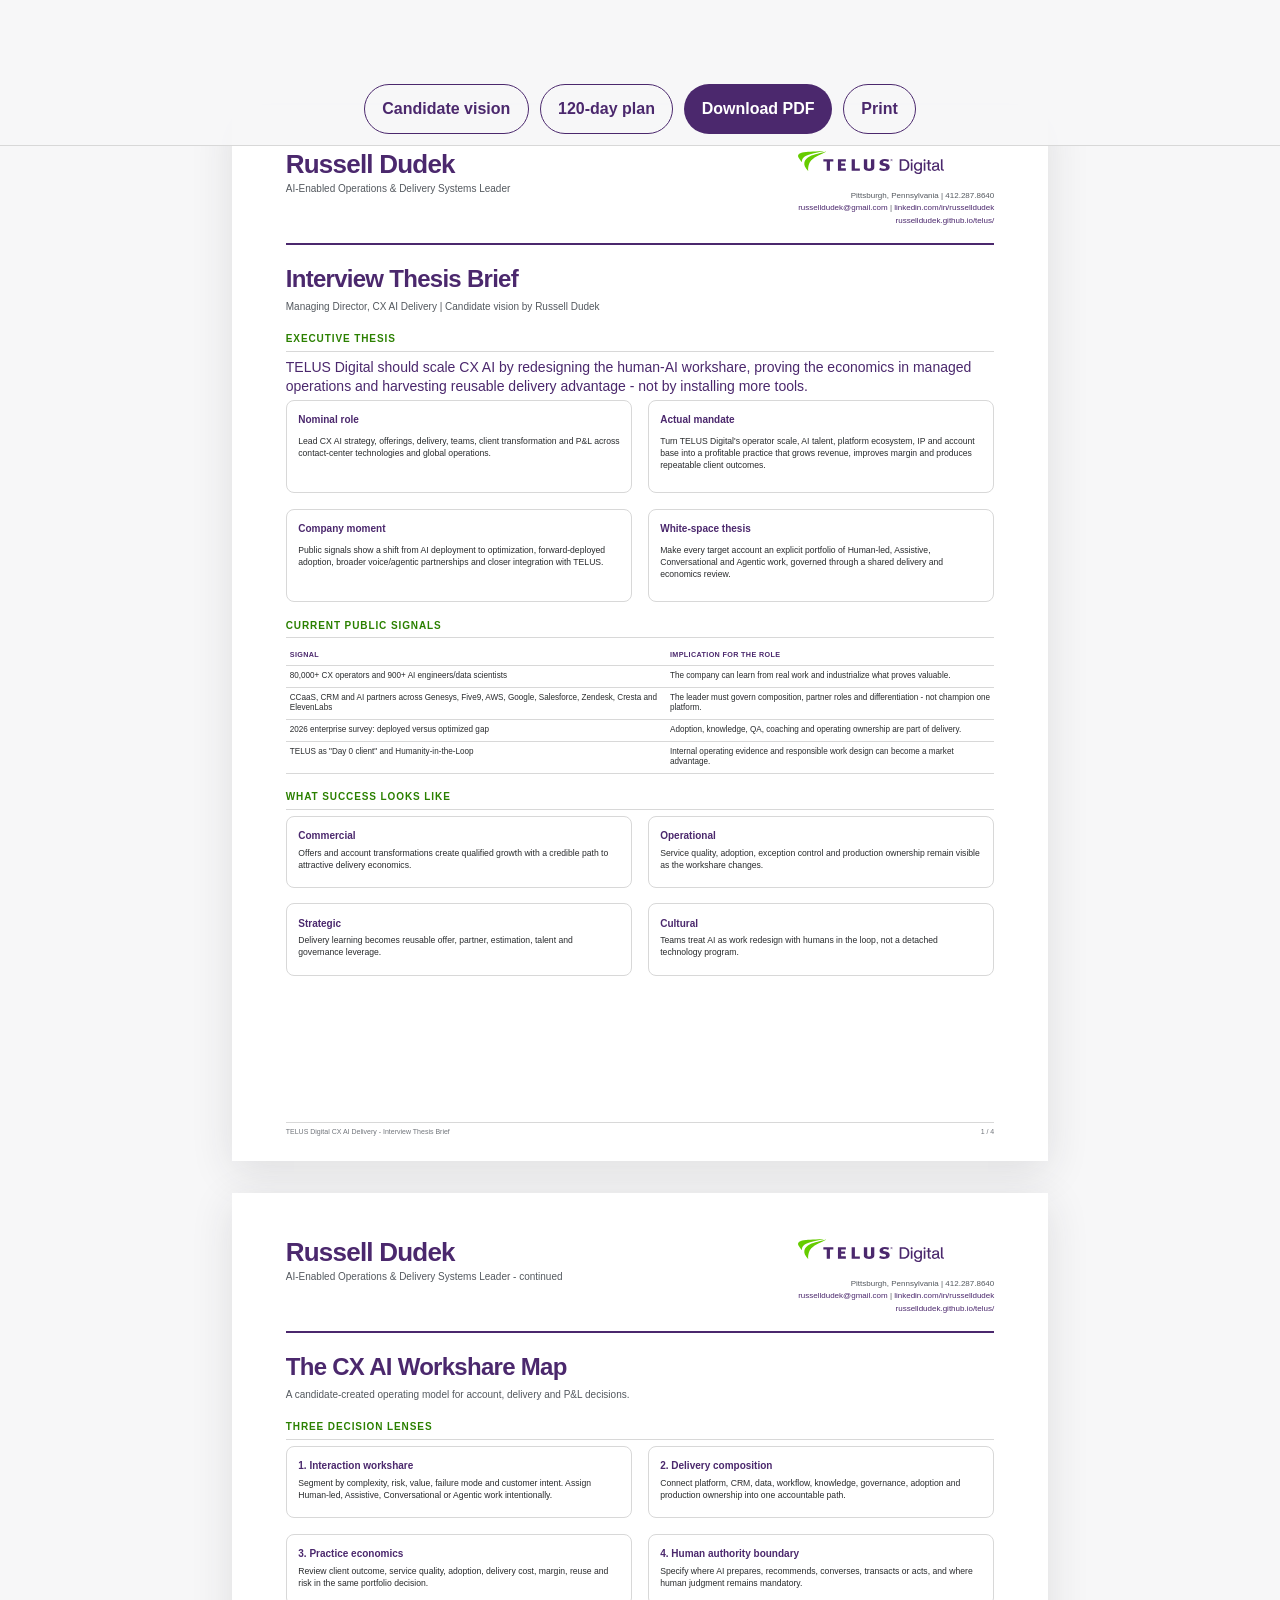
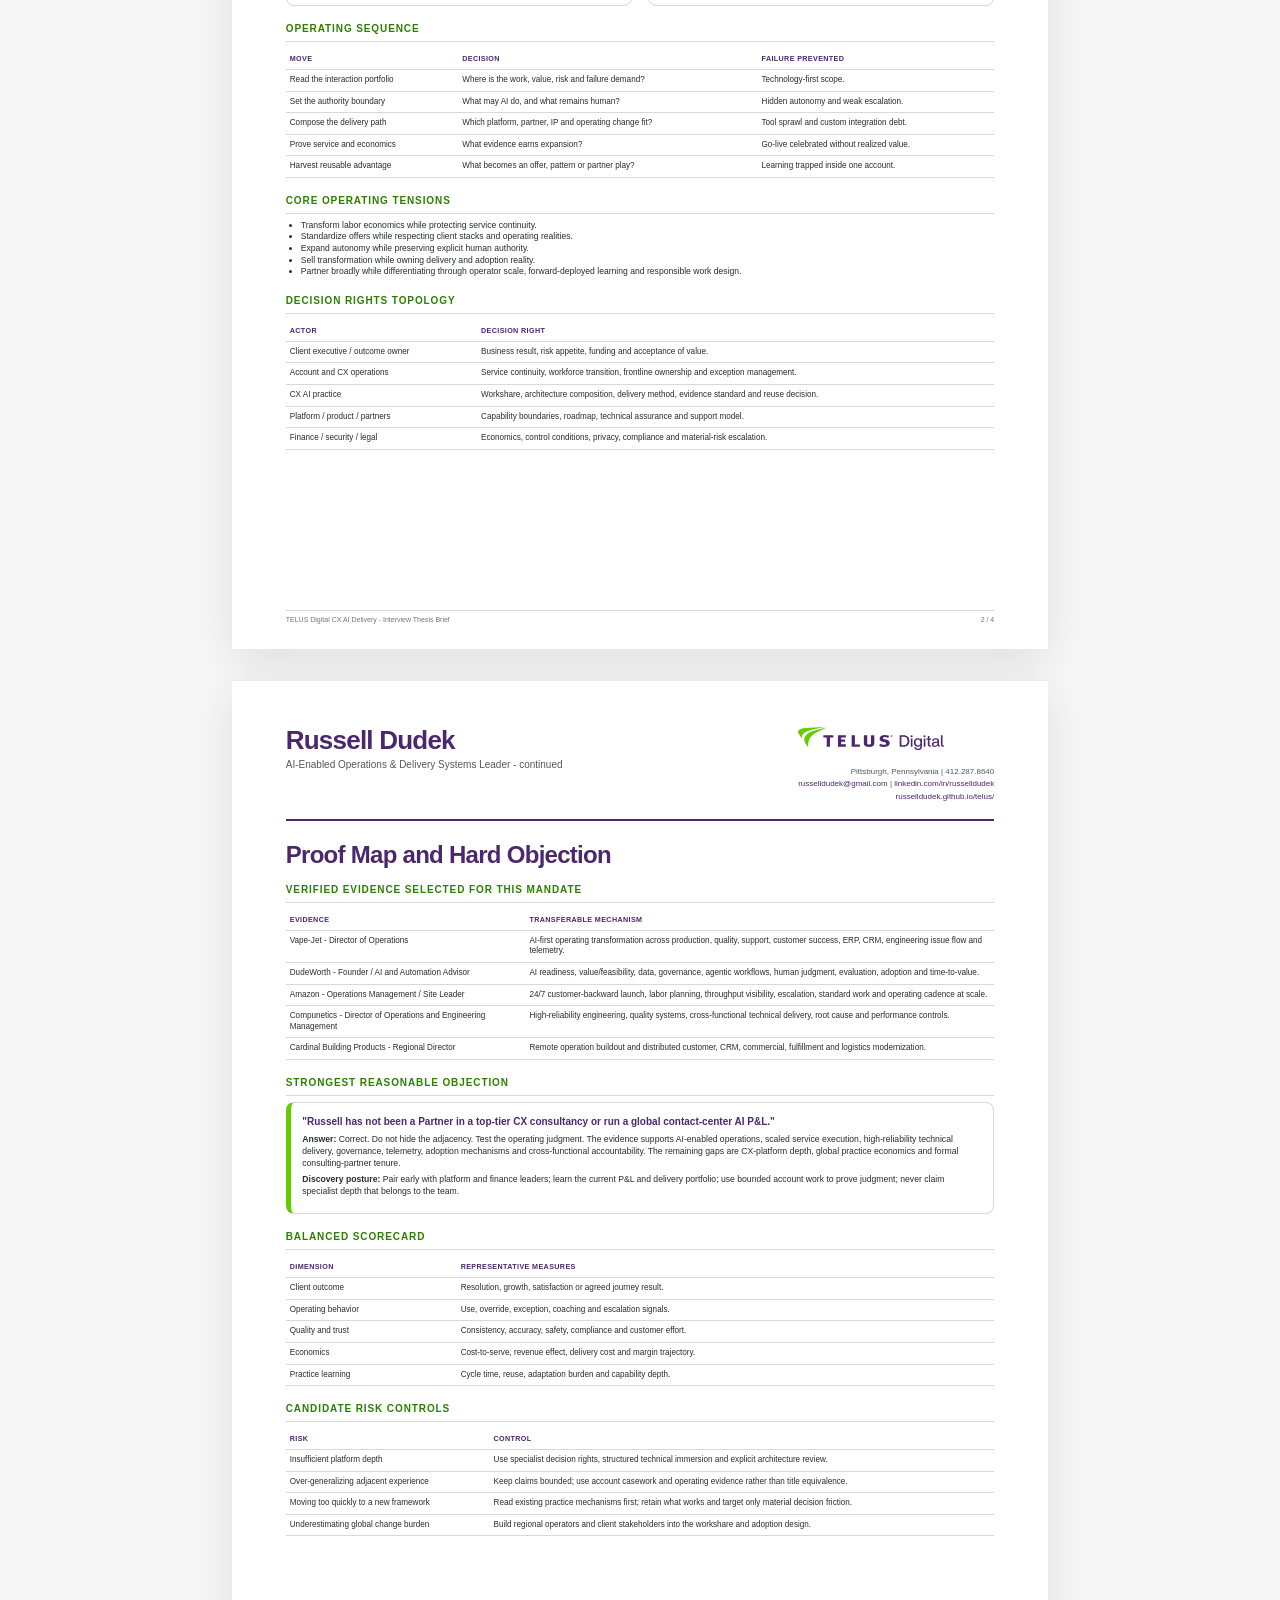
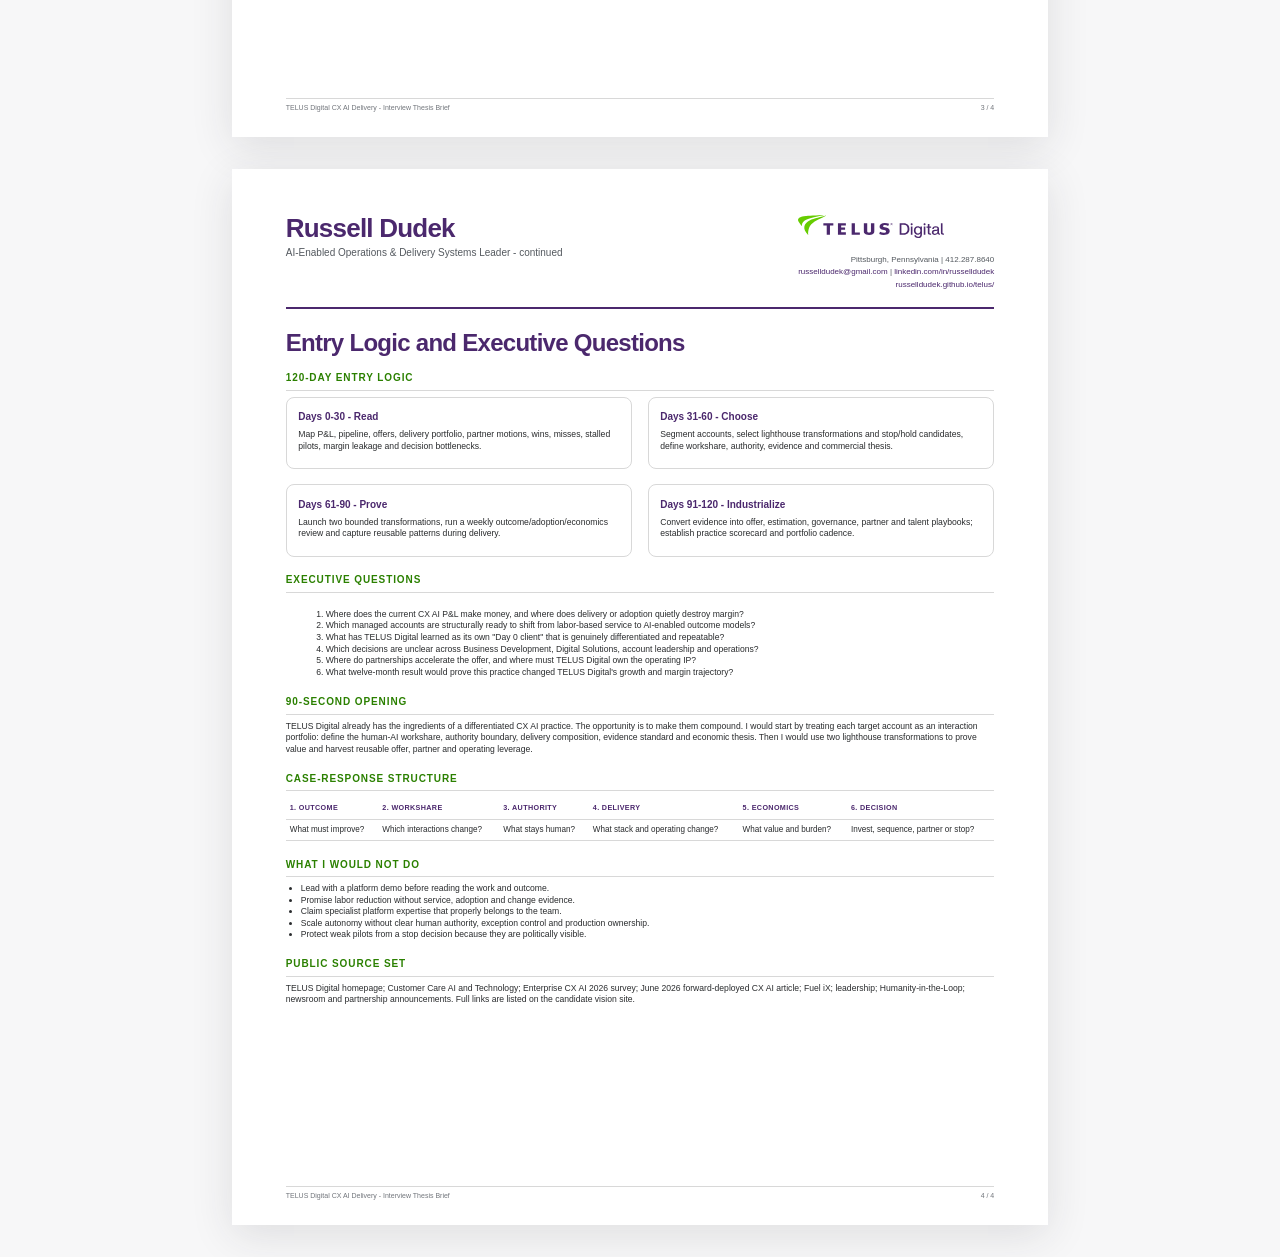
<file: interview-brief.html>
<!doctype html><html lang="en"><head><meta charset="utf-8"><meta name="viewport" content="width=device-width,initial-scale=1"><title>TELUS Digital CX AI Delivery Interview Thesis Brief</title><link rel="stylesheet" href="styles.css"></head><body class="document-body"><div class="document-actions screen-only"><a class="button secondary" href="index.html">Candidate vision</a><a class="button secondary" href="120-day-plan.html">120-day plan</a><a class="button" href="docs/Russell-Dudek-TELUS-Digital-Interview-Brief.pdf">Download PDF</a><button class="button secondary" onclick="window.print()">Print</button></div><main>
<section class="paper"><header class="paper-header"><div><div class="candidate-name">Russell Dudek</div><div class="identity">AI-Enabled Operations & Delivery Systems Leader</div></div><div><img class="paper-logo" src="assets/brand/telus-digital-logo.svg" alt="TELUS Digital"><div class="contact">Pittsburgh, Pennsylvania | 412.287.8640<br><a href="mailto:russelldudek@gmail.com">russelldudek@gmail.com</a> | <a href="https://www.linkedin.com/in/russelldudek">linkedin.com/in/russelldudek</a><br><a href="https://russelldudek.github.io/telus/">russelldudek.github.io/telus/</a></div></div></header><h1 class="doc-title">Interview Thesis Brief</h1><p class="doc-subtitle">Managing Director, CX AI Delivery | Candidate vision by Russell Dudek</p><div class="doc-section"><h2>Executive thesis</h2><p style="font-size:14px;line-height:1.35;color:var(--brand-purple);font-weight:300">TELUS Digital should scale CX AI by redesigning the human-AI workshare, proving the economics in managed operations and harvesting reusable delivery advantage - not by installing more tools.</p></div><div class="brief-grid"><div class="brief-card"><h3>Nominal role</h3><p>Lead CX AI strategy, offerings, delivery, teams, client transformation and P&amp;L across contact-center technologies and global operations.</p></div><div class="brief-card"><h3>Actual mandate</h3><p>Turn TELUS Digital's operator scale, AI talent, platform ecosystem, IP and account base into a profitable practice that grows revenue, improves margin and produces repeatable client outcomes.</p></div><div class="brief-card"><h3>Company moment</h3><p>Public signals show a shift from AI deployment to optimization, forward-deployed adoption, broader voice/agentic partnerships and closer integration with TELUS.</p></div><div class="brief-card"><h3>White-space thesis</h3><p>Make every target account an explicit portfolio of Human-led, Assistive, Conversational and Agentic work, governed through a shared delivery and economics review.</p></div></div><div class="doc-section"><h2>Current public signals</h2><table class="mini-table"><tr><th>Signal</th><th>Implication for the role</th></tr><tr><td>80,000+ CX operators and 900+ AI engineers/data scientists</td><td>The company can learn from real work and industrialize what proves valuable.</td></tr><tr><td>CCaaS, CRM and AI partners across Genesys, Five9, AWS, Google, Salesforce, Zendesk, Cresta and ElevenLabs</td><td>The leader must govern composition, partner roles and differentiation - not champion one platform.</td></tr><tr><td>2026 enterprise survey: deployed versus optimized gap</td><td>Adoption, knowledge, QA, coaching and operating ownership are part of delivery.</td></tr><tr><td>TELUS as "Day 0 client" and Humanity-in-the-Loop</td><td>Internal operating evidence and responsible work design can become a market advantage.</td></tr></table></div><div class="doc-section"><h2>What success looks like</h2><div class="brief-grid"><div class="brief-card"><h3>Commercial</h3><p>Offers and account transformations create qualified growth with a credible path to attractive delivery economics.</p></div><div class="brief-card"><h3>Operational</h3><p>Service quality, adoption, exception control and production ownership remain visible as the workshare changes.</p></div><div class="brief-card"><h3>Strategic</h3><p>Delivery learning becomes reusable offer, partner, estimation, talent and governance leverage.</p></div><div class="brief-card"><h3>Cultural</h3><p>Teams treat AI as work redesign with humans in the loop, not a detached technology program.</p></div></div></div><div class="paper-footer"><span>TELUS Digital CX AI Delivery - Interview Thesis Brief</span><span>1 / 4</span></div></section>
<section class="paper page-break"><header class="paper-header"><div><div class="candidate-name">Russell Dudek</div><div class="identity">AI-Enabled Operations & Delivery Systems Leader - continued</div></div><div><img class="paper-logo" src="assets/brand/telus-digital-logo.svg" alt="TELUS Digital"><div class="contact">Pittsburgh, Pennsylvania | 412.287.8640<br><a href="mailto:russelldudek@gmail.com">russelldudek@gmail.com</a> | <a href="https://www.linkedin.com/in/russelldudek">linkedin.com/in/russelldudek</a><br><a href="https://russelldudek.github.io/telus/">russelldudek.github.io/telus/</a></div></div></header><h1 class="doc-title">The CX AI Workshare Map</h1><p class="doc-subtitle">A candidate-created operating model for account, delivery and P&amp;L decisions.</p><div class="doc-section"><h2>Three decision lenses</h2><div class="brief-grid"><div class="brief-card"><h3>1. Interaction workshare</h3><p>Segment by complexity, risk, value, failure mode and customer intent. Assign Human-led, Assistive, Conversational or Agentic work intentionally.</p></div><div class="brief-card"><h3>2. Delivery composition</h3><p>Connect platform, CRM, data, workflow, knowledge, governance, adoption and production ownership into one accountable path.</p></div><div class="brief-card"><h3>3. Practice economics</h3><p>Review client outcome, service quality, adoption, delivery cost, margin, reuse and risk in the same portfolio decision.</p></div><div class="brief-card"><h3>4. Human authority boundary</h3><p>Specify where AI prepares, recommends, converses, transacts or acts, and where human judgment remains mandatory.</p></div></div></div><div class="doc-section"><h2>Operating sequence</h2><table class="mini-table"><tr><th>Move</th><th>Decision</th><th>Failure prevented</th></tr><tr><td>Read the interaction portfolio</td><td>Where is the work, value, risk and failure demand?</td><td>Technology-first scope.</td></tr><tr><td>Set the authority boundary</td><td>What may AI do, and what remains human?</td><td>Hidden autonomy and weak escalation.</td></tr><tr><td>Compose the delivery path</td><td>Which platform, partner, IP and operating change fit?</td><td>Tool sprawl and custom integration debt.</td></tr><tr><td>Prove service and economics</td><td>What evidence earns expansion?</td><td>Go-live celebrated without realized value.</td></tr><tr><td>Harvest reusable advantage</td><td>What becomes an offer, pattern or partner play?</td><td>Learning trapped inside one account.</td></tr></table></div><div class="doc-section"><h2>Core operating tensions</h2><ul><li>Transform labor economics while protecting service continuity.</li><li>Standardize offers while respecting client stacks and operating realities.</li><li>Expand autonomy while preserving explicit human authority.</li><li>Sell transformation while owning delivery and adoption reality.</li><li>Partner broadly while differentiating through operator scale, forward-deployed learning and responsible work design.</li></ul></div><div class="doc-section"><h2>Decision rights topology</h2><table class="mini-table"><tr><th>Actor</th><th>Decision right</th></tr><tr><td>Client executive / outcome owner</td><td>Business result, risk appetite, funding and acceptance of value.</td></tr><tr><td>Account and CX operations</td><td>Service continuity, workforce transition, frontline ownership and exception management.</td></tr><tr><td>CX AI practice</td><td>Workshare, architecture composition, delivery method, evidence standard and reuse decision.</td></tr><tr><td>Platform / product / partners</td><td>Capability boundaries, roadmap, technical assurance and support model.</td></tr><tr><td>Finance / security / legal</td><td>Economics, control conditions, privacy, compliance and material-risk escalation.</td></tr></table></div><div class="paper-footer"><span>TELUS Digital CX AI Delivery - Interview Thesis Brief</span><span>2 / 4</span></div></section>
<section class="paper page-break"><header class="paper-header"><div><div class="candidate-name">Russell Dudek</div><div class="identity">AI-Enabled Operations & Delivery Systems Leader - continued</div></div><div><img class="paper-logo" src="assets/brand/telus-digital-logo.svg" alt="TELUS Digital"><div class="contact">Pittsburgh, Pennsylvania | 412.287.8640<br><a href="mailto:russelldudek@gmail.com">russelldudek@gmail.com</a> | <a href="https://www.linkedin.com/in/russelldudek">linkedin.com/in/russelldudek</a><br><a href="https://russelldudek.github.io/telus/">russelldudek.github.io/telus/</a></div></div></header><h1 class="doc-title">Proof Map and Hard Objection</h1><div class="doc-section"><h2>Verified evidence selected for this mandate</h2><table class="mini-table"><tr><th>Evidence</th><th>Transferable mechanism</th></tr><tr><td>Vape-Jet - Director of Operations</td><td>AI-first operating transformation across production, quality, support, customer success, ERP, CRM, engineering issue flow and telemetry.</td></tr><tr><td>DudeWorth - Founder / AI and Automation Advisor</td><td>AI readiness, value/feasibility, data, governance, agentic workflows, human judgment, evaluation, adoption and time-to-value.</td></tr><tr><td>Amazon - Operations Management / Site Leader</td><td>24/7 customer-backward launch, labor planning, throughput visibility, escalation, standard work and operating cadence at scale.</td></tr><tr><td>Compunetics - Director of Operations and Engineering Management</td><td>High-reliability engineering, quality systems, cross-functional technical delivery, root cause and performance controls.</td></tr><tr><td>Cardinal Building Products - Regional Director</td><td>Remote operation buildout and distributed customer, CRM, commercial, fulfillment and logistics modernization.</td></tr></table></div><div class="doc-section"><h2>Strongest reasonable objection</h2><div class="brief-card" style="border-left:5px solid var(--brand-green)"><h3>"Russell has not been a Partner in a top-tier CX consultancy or run a global contact-center AI P&amp;L."</h3><p><strong>Answer:</strong> Correct. Do not hide the adjacency. Test the operating judgment. The evidence supports AI-enabled operations, scaled service execution, high-reliability technical delivery, governance, telemetry, adoption mechanisms and cross-functional accountability. The remaining gaps are CX-platform depth, global practice economics and formal consulting-partner tenure.</p><p><strong>Discovery posture:</strong> Pair early with platform and finance leaders; learn the current P&amp;L and delivery portfolio; use bounded account work to prove judgment; never claim specialist depth that belongs to the team.</p></div></div><div class="doc-section"><h2>Balanced scorecard</h2><table class="mini-table"><tr><th>Dimension</th><th>Representative measures</th></tr><tr><td>Client outcome</td><td>Resolution, growth, satisfaction or agreed journey result.</td></tr><tr><td>Operating behavior</td><td>Use, override, exception, coaching and escalation signals.</td></tr><tr><td>Quality and trust</td><td>Consistency, accuracy, safety, compliance and customer effort.</td></tr><tr><td>Economics</td><td>Cost-to-serve, revenue effect, delivery cost and margin trajectory.</td></tr><tr><td>Practice learning</td><td>Cycle time, reuse, adaptation burden and capability depth.</td></tr></table></div><div class="doc-section"><h2>Candidate risk controls</h2><table class="mini-table"><tr><th>Risk</th><th>Control</th></tr><tr><td>Insufficient platform depth</td><td>Use specialist decision rights, structured technical immersion and explicit architecture review.</td></tr><tr><td>Over-generalizing adjacent experience</td><td>Keep claims bounded; use account casework and operating evidence rather than title equivalence.</td></tr><tr><td>Moving too quickly to a new framework</td><td>Read existing practice mechanisms first; retain what works and target only material decision friction.</td></tr><tr><td>Underestimating global change burden</td><td>Build regional operators and client stakeholders into the workshare and adoption design.</td></tr></table></div><div class="paper-footer"><span>TELUS Digital CX AI Delivery - Interview Thesis Brief</span><span>3 / 4</span></div></section>
<section class="paper page-break"><header class="paper-header"><div><div class="candidate-name">Russell Dudek</div><div class="identity">AI-Enabled Operations & Delivery Systems Leader - continued</div></div><div><img class="paper-logo" src="assets/brand/telus-digital-logo.svg" alt="TELUS Digital"><div class="contact">Pittsburgh, Pennsylvania | 412.287.8640<br><a href="mailto:russelldudek@gmail.com">russelldudek@gmail.com</a> | <a href="https://www.linkedin.com/in/russelldudek">linkedin.com/in/russelldudek</a><br><a href="https://russelldudek.github.io/telus/">russelldudek.github.io/telus/</a></div></div></header><h1 class="doc-title">Entry Logic and Executive Questions</h1><div class="doc-section"><h2>120-day entry logic</h2><div class="brief-grid"><div class="brief-card"><h3>Days 0-30 - Read</h3><p>Map P&amp;L, pipeline, offers, delivery portfolio, partner motions, wins, misses, stalled pilots, margin leakage and decision bottlenecks.</p></div><div class="brief-card"><h3>Days 31-60 - Choose</h3><p>Segment accounts, select lighthouse transformations and stop/hold candidates, define workshare, authority, evidence and commercial thesis.</p></div><div class="brief-card"><h3>Days 61-90 - Prove</h3><p>Launch two bounded transformations, run a weekly outcome/adoption/economics review and capture reusable patterns during delivery.</p></div><div class="brief-card"><h3>Days 91-120 - Industrialize</h3><p>Convert evidence into offer, estimation, governance, partner and talent playbooks; establish practice scorecard and portfolio cadence.</p></div></div></div><div class="doc-section"><h2>Executive questions</h2><ol><li>Where does the current CX AI P&amp;L make money, and where does delivery or adoption quietly destroy margin?</li><li>Which managed accounts are structurally ready to shift from labor-based service to AI-enabled outcome models?</li><li>What has TELUS Digital learned as its own "Day 0 client" that is genuinely differentiated and repeatable?</li><li>Which decisions are unclear across Business Development, Digital Solutions, account leadership and operations?</li><li>Where do partnerships accelerate the offer, and where must TELUS Digital own the operating IP?</li><li>What twelve-month result would prove this practice changed TELUS Digital's growth and margin trajectory?</li></ol></div><div class="doc-section"><h2>90-second opening</h2><p>TELUS Digital already has the ingredients of a differentiated CX AI practice. The opportunity is to make them compound. I would start by treating each target account as an interaction portfolio: define the human-AI workshare, authority boundary, delivery composition, evidence standard and economic thesis. Then I would use two lighthouse transformations to prove value and harvest reusable offer, partner and operating leverage.</p></div><div class="doc-section"><h2>Case-response structure</h2><table class="mini-table"><tr><th>1. Outcome</th><th>2. Workshare</th><th>3. Authority</th><th>4. Delivery</th><th>5. Economics</th><th>6. Decision</th></tr><tr><td>What must improve?</td><td>Which interactions change?</td><td>What stays human?</td><td>What stack and operating change?</td><td>What value and burden?</td><td>Invest, sequence, partner or stop?</td></tr></table></div><div class="doc-section"><h2>What I would not do</h2><ul><li>Lead with a platform demo before reading the work and outcome.</li><li>Promise labor reduction without service, adoption and change evidence.</li><li>Claim specialist platform expertise that properly belongs to the team.</li><li>Scale autonomy without clear human authority, exception control and production ownership.</li><li>Protect weak pilots from a stop decision because they are politically visible.</li></ul></div><div class="doc-section"><h2>Public source set</h2><p>TELUS Digital homepage; Customer Care AI and Technology; Enterprise CX AI 2026 survey; June 2026 forward-deployed CX AI article; Fuel iX; leadership; Humanity-in-the-Loop; newsroom and partnership announcements. Full links are listed on the candidate vision site.</p></div><div class="paper-footer"><span>TELUS Digital CX AI Delivery - Interview Thesis Brief</span><span>4 / 4</span></div></section></main></body></html>
</file>
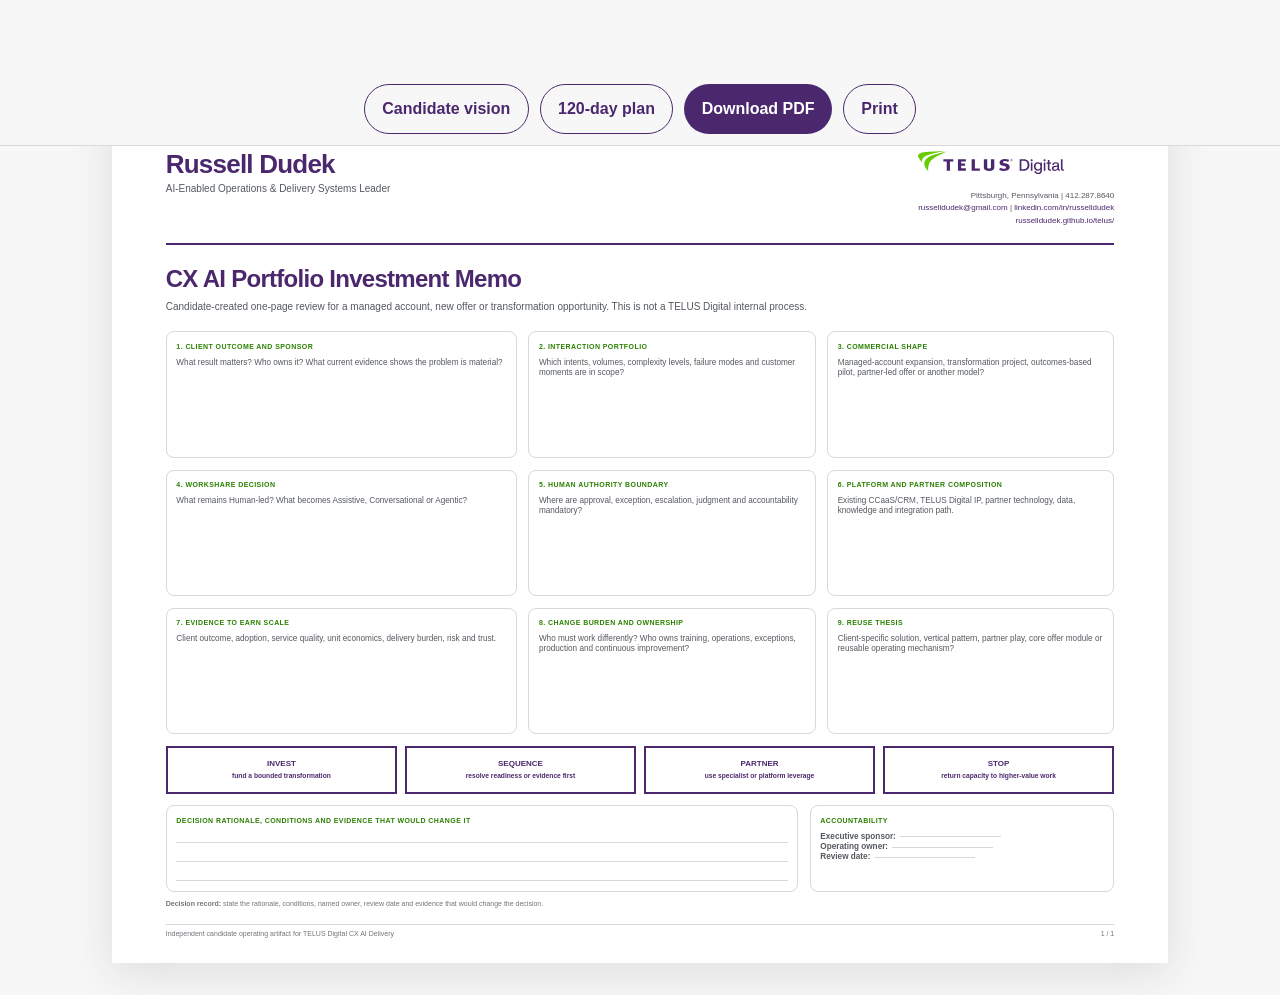
<file: portfolio-investment-memo.html>
<!doctype html><html lang="en"><head><meta charset="utf-8"><meta name="viewport" content="width=device-width,initial-scale=1"><title>CX AI Portfolio Investment Memo</title><link rel="stylesheet" href="styles.css"></head><body class="document-body"><div class="document-actions screen-only"><a class="button secondary" href="index.html">Candidate vision</a><a class="button secondary" href="120-day-plan.html">120-day plan</a><a class="button" href="docs/Russell-Dudek-TELUS-Digital-Portfolio-Investment-Memo.pdf">Download PDF</a><button class="button secondary" onclick="window.print()">Print</button></div><main><section class="paper landscape"><header class="paper-header"><div><div class="candidate-name">Russell Dudek</div><div class="identity">AI-Enabled Operations & Delivery Systems Leader</div></div><div><img class="paper-logo" src="assets/brand/telus-digital-logo.svg" alt="TELUS Digital"><div class="contact">Pittsburgh, Pennsylvania | 412.287.8640<br><a href="mailto:russelldudek@gmail.com">russelldudek@gmail.com</a> | <a href="https://www.linkedin.com/in/russelldudek">linkedin.com/in/russelldudek</a><br><a href="https://russelldudek.github.io/telus/">russelldudek.github.io/telus/</a></div></div></header><h1 class="doc-title">CX AI Portfolio Investment Memo</h1><p class="doc-subtitle">Candidate-created one-page review for a managed account, new offer or transformation opportunity. This is not a TELUS Digital internal process.</p><div class="memo-grid"><div class="memo-box tall"><h3>1. Client outcome and sponsor</h3><p>What result matters? Who owns it? What current evidence shows the problem is material?</p></div><div class="memo-box tall"><h3>2. Interaction portfolio</h3><p>Which intents, volumes, complexity levels, failure modes and customer moments are in scope?</p></div><div class="memo-box tall"><h3>3. Commercial shape</h3><p>Managed-account expansion, transformation project, outcomes-based pilot, partner-led offer or another model?</p></div><div class="memo-box tall"><h3>4. Workshare decision</h3><p>What remains Human-led? What becomes Assistive, Conversational or Agentic?</p></div><div class="memo-box tall"><h3>5. Human authority boundary</h3><p>Where are approval, exception, escalation, judgment and accountability mandatory?</p></div><div class="memo-box tall"><h3>6. Platform and partner composition</h3><p>Existing CCaaS/CRM, TELUS Digital IP, partner technology, data, knowledge and integration path.</p></div><div class="memo-box tall"><h3>7. Evidence to earn scale</h3><p>Client outcome, adoption, service quality, unit economics, delivery burden, risk and trust.</p></div><div class="memo-box tall"><h3>8. Change burden and ownership</h3><p>Who must work differently? Who owns training, operations, exceptions, production and continuous improvement?</p></div><div class="memo-box tall"><h3>9. Reuse thesis</h3><p>Client-specific solution, vertical pattern, partner play, core offer module or reusable operating mechanism?</p></div></div><div class="memo-decision"><div>INVEST<br><small>fund a bounded transformation</small></div><div>SEQUENCE<br><small>resolve readiness or evidence first</small></div><div>PARTNER<br><small>use specialist or platform leverage</small></div><div>STOP<br><small>return capacity to higher-value work</small></div></div><div class="memo-accountability"><div class="memo-box memo-writebox"><h3>Decision rationale, conditions and evidence that would change it</h3><div class="write-lines" aria-hidden="true"><span></span><span></span><span></span></div></div><div class="memo-box memo-writebox"><h3>Accountability</h3><p><strong>Executive sponsor:</strong></p><p><strong>Operating owner:</strong></p><p><strong>Review date:</strong></p></div></div><p class="memo-footer-note"><strong>Decision record:</strong> state the rationale, conditions, named owner, review date and evidence that would change the decision.</p><div class="paper-footer"><span>Independent candidate operating artifact for TELUS Digital CX AI Delivery</span><span>1 / 1</span></div></section></main></body></html>
</file>
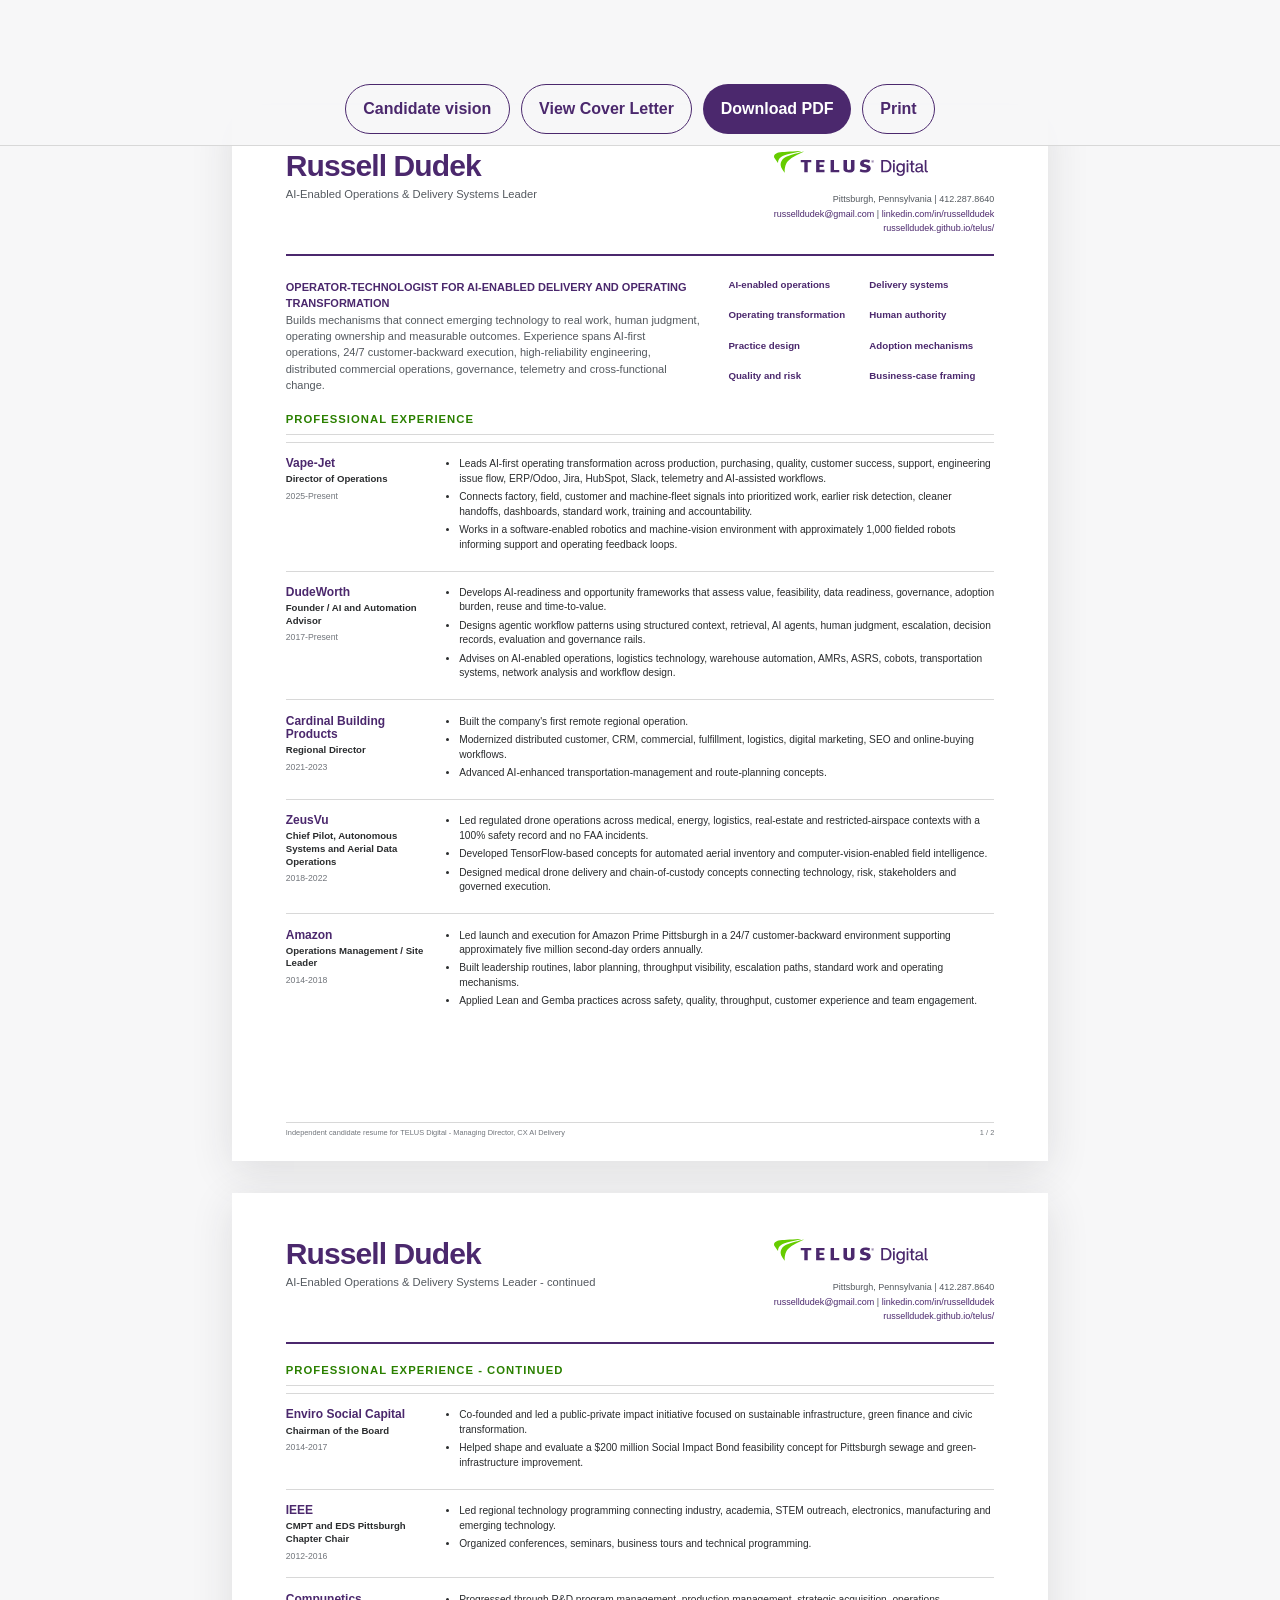
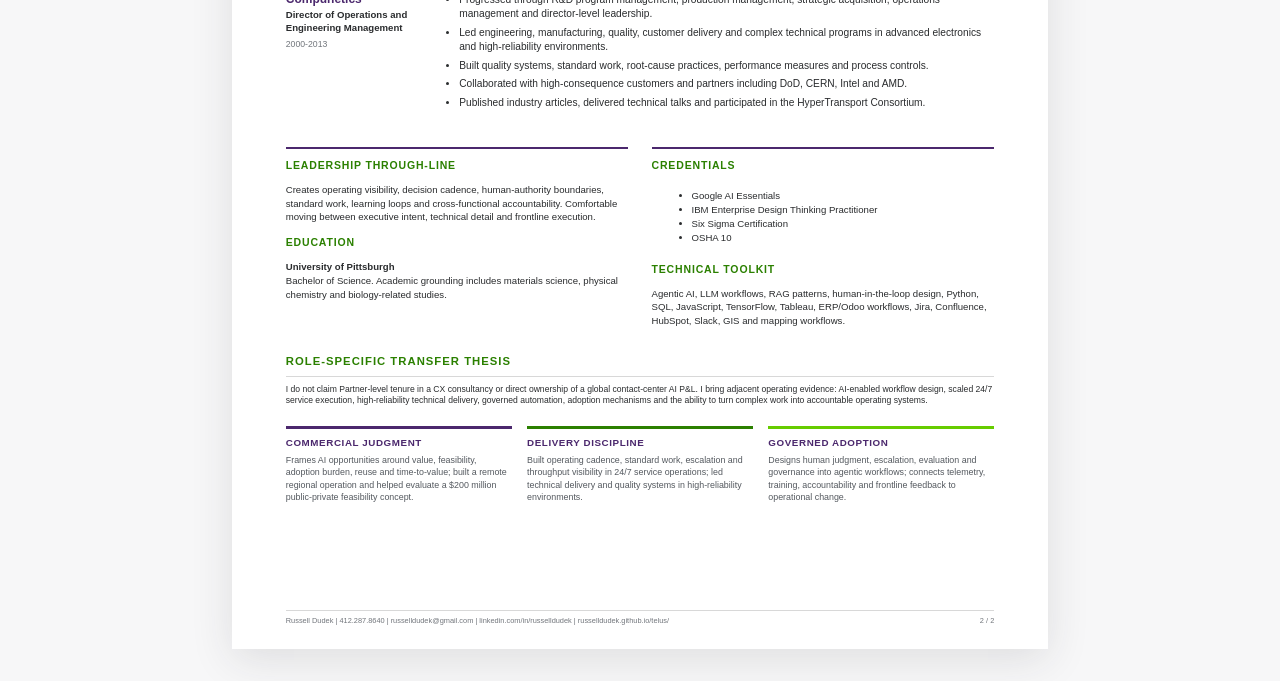
<file: resume.html>
<!doctype html><html lang="en"><head><meta charset="utf-8"><meta name="viewport" content="width=device-width,initial-scale=1"><title>Russell Dudek - TELUS Digital CX AI Delivery Resume</title><link rel="stylesheet" href="styles.css"></head><body class="document-body"><div class="document-actions screen-only"><a class="button secondary" href="index.html">Candidate vision</a><a class="button secondary companion-link" href="cover-letter.html">View Cover Letter</a><a class="button" href="docs/Russell-Dudek-TELUS-Digital-Resume.pdf">Download PDF</a><button class="button secondary" onclick="window.print()">Print</button></div><main>
<section class="paper resume-page" aria-label="Resume page 1"><header class="paper-header"><div><h1 class="candidate-name">Russell Dudek</h1><div class="identity">AI-Enabled Operations & Delivery Systems Leader</div></div><div><img class="paper-logo" src="assets/brand/telus-digital-logo.svg" alt="TELUS Digital"><div class="contact">Pittsburgh, Pennsylvania | 412.287.8640<br><a href="mailto:russelldudek@gmail.com">russelldudek@gmail.com</a> | <a href="https://www.linkedin.com/in/russelldudek">linkedin.com/in/russelldudek</a><br><a href="https://russelldudek.github.io/telus/">russelldudek.github.io/telus/</a></div></div></header><div class="resume-summary"><div class="summary-box"><strong style="color:var(--brand-purple)">OPERATOR-TECHNOLOGIST FOR AI-ENABLED DELIVERY AND OPERATING TRANSFORMATION</strong><br>Builds mechanisms that connect emerging technology to real work, human judgment, operating ownership and measurable outcomes. Experience spans AI-first operations, 24/7 customer-backward execution, high-reliability engineering, distributed commercial operations, governance, telemetry and cross-functional change.</div><div class="capability-list"><span>AI-enabled operations</span><span>Delivery systems</span><span>Operating transformation</span><span>Human authority</span><span>Practice design</span><span>Adoption mechanisms</span><span>Quality and risk</span><span>Business-case framing</span></div></div>
<div class="doc-section experience"><h2>Professional experience</h2><article class="experience-item"><div class="experience-meta"><h3>Vape-Jet</h3><div class="title">Director of Operations</div><div class="dates">2025-Present</div></div><div class="experience-copy"><ul><li>Leads AI-first operating transformation across production, purchasing, quality, customer success, support, engineering issue flow, ERP/Odoo, Jira, HubSpot, Slack, telemetry and AI-assisted workflows.</li><li>Connects factory, field, customer and machine-fleet signals into prioritized work, earlier risk detection, cleaner handoffs, dashboards, standard work, training and accountability.</li><li>Works in a software-enabled robotics and machine-vision environment with approximately 1,000 fielded robots informing support and operating feedback loops.</li></ul></div></article>
<article class="experience-item"><div class="experience-meta"><h3>DudeWorth</h3><div class="title">Founder / AI and Automation Advisor</div><div class="dates">2017-Present</div></div><div class="experience-copy"><ul><li>Develops AI-readiness and opportunity frameworks that assess value, feasibility, data readiness, governance, adoption burden, reuse and time-to-value.</li><li>Designs agentic workflow patterns using structured context, retrieval, AI agents, human judgment, escalation, decision records, evaluation and governance rails.</li><li>Advises on AI-enabled operations, logistics technology, warehouse automation, AMRs, ASRS, cobots, transportation systems, network analysis and workflow design.</li></ul></div></article>
<article class="experience-item"><div class="experience-meta"><h3>Cardinal Building Products</h3><div class="title">Regional Director</div><div class="dates">2021-2023</div></div><div class="experience-copy"><ul><li>Built the company's first remote regional operation.</li><li>Modernized distributed customer, CRM, commercial, fulfillment, logistics, digital marketing, SEO and online-buying workflows.</li><li>Advanced AI-enhanced transportation-management and route-planning concepts.</li></ul></div></article>
<article class="experience-item"><div class="experience-meta"><h3>ZeusVu</h3><div class="title">Chief Pilot, Autonomous Systems and Aerial Data Operations</div><div class="dates">2018-2022</div></div><div class="experience-copy"><ul><li>Led regulated drone operations across medical, energy, logistics, real-estate and restricted-airspace contexts with a 100% safety record and no FAA incidents.</li><li>Developed TensorFlow-based concepts for automated aerial inventory and computer-vision-enabled field intelligence.</li><li>Designed medical drone delivery and chain-of-custody concepts connecting technology, risk, stakeholders and governed execution.</li></ul></div></article>
<article class="experience-item"><div class="experience-meta"><h3>Amazon</h3><div class="title">Operations Management / Site Leader</div><div class="dates">2014-2018</div></div><div class="experience-copy"><ul><li>Led launch and execution for Amazon Prime Pittsburgh in a 24/7 customer-backward environment supporting approximately five million second-day orders annually.</li><li>Built leadership routines, labor planning, throughput visibility, escalation paths, standard work and operating mechanisms.</li><li>Applied Lean and Gemba practices across safety, quality, throughput, customer experience and team engagement.</li></ul></div></article></div><div class="paper-footer"><span>Independent candidate resume for TELUS Digital - Managing Director, CX AI Delivery</span><span>1 / 2</span></div></section>
<section class="paper resume-page page-break" aria-label="Resume page 2"><header class="paper-header"><div><div class="candidate-name">Russell Dudek</div><div class="identity">AI-Enabled Operations & Delivery Systems Leader - continued</div></div><div><img class="paper-logo" src="assets/brand/telus-digital-logo.svg" alt="TELUS Digital"><div class="contact">Pittsburgh, Pennsylvania | 412.287.8640<br><a href="mailto:russelldudek@gmail.com">russelldudek@gmail.com</a> | <a href="https://www.linkedin.com/in/russelldudek">linkedin.com/in/russelldudek</a><br><a href="https://russelldudek.github.io/telus/">russelldudek.github.io/telus/</a></div></div></header><div class="doc-section experience"><h2>Professional experience - continued</h2><article class="experience-item"><div class="experience-meta"><h3>Enviro Social Capital</h3><div class="title">Chairman of the Board</div><div class="dates">2014-2017</div></div><div class="experience-copy"><ul><li>Co-founded and led a public-private impact initiative focused on sustainable infrastructure, green finance and civic transformation.</li><li>Helped shape and evaluate a $200 million Social Impact Bond feasibility concept for Pittsburgh sewage and green-infrastructure improvement.</li></ul></div></article>
<article class="experience-item"><div class="experience-meta"><h3>IEEE</h3><div class="title">CMPT and EDS Pittsburgh Chapter Chair</div><div class="dates">2012-2016</div></div><div class="experience-copy"><ul><li>Led regional technology programming connecting industry, academia, STEM outreach, electronics, manufacturing and emerging technology.</li><li>Organized conferences, seminars, business tours and technical programming.</li></ul></div></article>
<article class="experience-item"><div class="experience-meta"><h3>Compunetics</h3><div class="title">Director of Operations and Engineering Management</div><div class="dates">2000-2013</div></div><div class="experience-copy"><ul><li>Progressed through R&amp;D program management, production management, strategic acquisition, operations management and director-level leadership.</li><li>Led engineering, manufacturing, quality, customer delivery and complex technical programs in advanced electronics and high-reliability environments.</li><li>Built quality systems, standard work, root-cause practices, performance measures and process controls.</li><li>Collaborated with high-consequence customers and partners including DoD, CERN, Intel and AMD.</li><li>Published industry articles, delivered technical talks and participated in the HyperTransport Consortium.</li></ul></div></article></div>
<div class="resume-bottom-grid"><div class="small-block"><h2>Leadership through-line</h2><p>Creates operating visibility, decision cadence, human-authority boundaries, standard work, learning loops and cross-functional accountability. Comfortable moving between executive intent, technical detail and frontline execution.</p><h2 style="margin-top:10px">Education</h2><p><strong>University of Pittsburgh</strong><br>Bachelor of Science. Academic grounding includes materials science, physical chemistry and biology-related studies.</p></div><div class="small-block"><h2>Credentials</h2><ul><li>Google AI Essentials</li><li>IBM Enterprise Design Thinking Practitioner</li><li>Six Sigma Certification</li><li>OSHA 10</li></ul><h2 style="margin-top:10px">Technical toolkit</h2><p>Agentic AI, LLM workflows, RAG patterns, human-in-the-loop design, Python, SQL, JavaScript, TensorFlow, Tableau, ERP/Odoo workflows, Jira, Confluence, HubSpot, Slack, GIS and mapping workflows.</p></div></div>
<div class="doc-section"><h2>Role-specific transfer thesis</h2><p>I do not claim Partner-level tenure in a CX consultancy or direct ownership of a global contact-center AI P&amp;L. I bring adjacent operating evidence: AI-enabled workflow design, scaled 24/7 service execution, high-reliability technical delivery, governed automation, adoption mechanisms and the ability to turn complex work into accountable operating systems.</p></div><div class="resume-role-fit"><div><h2>Commercial judgment</h2><p>Frames AI opportunities around value, feasibility, adoption burden, reuse and time-to-value; built a remote regional operation and helped evaluate a $200 million public-private feasibility concept.</p></div><div><h2>Delivery discipline</h2><p>Built operating cadence, standard work, escalation and throughput visibility in 24/7 service operations; led technical delivery and quality systems in high-reliability environments.</p></div><div><h2>Governed adoption</h2><p>Designs human judgment, escalation, evaluation and governance into agentic workflows; connects telemetry, training, accountability and frontline feedback to operational change.</p></div></div><div class="paper-footer"><span>Russell Dudek | 412.287.8640 | russelldudek@gmail.com | linkedin.com/in/russelldudek | russelldudek.github.io/telus/</span><span>2 / 2</span></div></section></main></body></html>
</file>
<file: styles.css>
@import url('./brand-tokens.css');
*{box-sizing:border-box}html{scroll-behavior:smooth}body{margin:0;font-family:"Helvetica Neue",Helvetica,Arial,"Liberation Sans",sans-serif;color:var(--brand-shark);background:var(--brand-white);line-height:1.55}a{color:var(--brand-purple);text-underline-offset:.18em}a:hover{color:var(--brand-green-accessible)}img{max-width:100%}button{font:inherit}.skip-link{position:absolute;left:-999px;top:0;background:#fff;color:#000;padding:.7rem 1rem;z-index:1000}.skip-link:focus{left:1rem;top:1rem}.site-header{position:sticky;top:0;z-index:20;background:rgba(255,255,255,.94);backdrop-filter:blur(16px);border-bottom:1px solid var(--brand-gainsboro)}.nav-wrap{max-width:1240px;margin:auto;padding:1rem 2rem;display:flex;align-items:center;gap:2rem}.brand-lockup{display:flex;align-items:center;gap:1.15rem;min-width:290px}.brand-lockup img{width:195px;height:auto}.candidate-label{font-size:.72rem;line-height:1.25;color:var(--brand-shuttle);border-left:1px solid var(--brand-gainsboro);padding-left:1rem}.main-nav{margin-left:auto;display:flex;gap:1.2rem;align-items:center}.main-nav a{text-decoration:none;font-size:.88rem;font-weight:600;color:var(--brand-shark)}.main-nav a:hover,.main-nav a:focus{color:var(--brand-purple)}.nav-docs{display:inline-flex;gap:.5rem}.button,.main-nav .button{display:inline-flex;align-items:center;justify-content:center;gap:.45rem;background:var(--brand-purple);color:#fff;text-decoration:none;border:0;border-radius:999px;padding:.72rem 1.08rem;font-weight:700;box-shadow:none;cursor:pointer}.button:hover,.button:focus{background:var(--campaign-purple-deep);color:#fff}.button.secondary{background:transparent;color:var(--brand-purple);border:1px solid var(--brand-purple)}.button.secondary:hover{background:var(--brand-lilac)}.button.green{background:var(--brand-green-accessible)}.button.green:hover{background:#226800}.menu-button{display:none;background:none;border:1px solid var(--brand-gainsboro);border-radius:8px;padding:.5rem .7rem;color:var(--brand-purple);font-weight:700}.hero{background:linear-gradient(135deg,var(--brand-white) 0%,var(--brand-lilac) 58%,var(--brand-panache) 100%);overflow:hidden}.hero-inner{max-width:1240px;margin:auto;padding:6.2rem 2rem 5.5rem;display:grid;grid-template-columns:minmax(0,.88fr) minmax(560px,1.12fr);gap:4rem;align-items:center}.hero-copy h1{font-size:clamp(3.4rem,6vw,6.7rem);line-height:.91;letter-spacing:-.055em;color:var(--brand-purple);font-weight:300;margin:0 0 1.7rem}.hero-copy h1 strong{font-weight:700}.hero-copy .thesis{font-size:1.34rem;line-height:1.48;max-width:650px;margin:0 0 1.65rem;color:var(--brand-shark)}.hero-copy .sub{font-size:.95rem;color:var(--brand-shuttle);max-width:620px}.hero-actions{display:flex;gap:.8rem;flex-wrap:wrap;margin-top:2rem}.workshare-shell{background:var(--brand-white);border-radius:var(--radius-lg);box-shadow:var(--shadow-soft);border:1px solid rgba(75,40,109,.12);padding:1.35rem;position:relative}.workshare-top{display:flex;justify-content:space-between;align-items:flex-start;gap:1rem;margin-bottom:1rem}.workshare-title h2{font-size:1rem;margin:0;color:var(--brand-purple)}.workshare-title p{font-size:.78rem;color:var(--brand-shuttle);margin:.2rem 0 0}.scenario-tabs{display:flex;gap:.35rem;flex-wrap:wrap;justify-content:flex-end}.scenario-tabs button{border:1px solid var(--brand-gainsboro);background:#fff;border-radius:999px;padding:.38rem .62rem;font-size:.68rem;font-weight:700;color:var(--brand-shuttle);cursor:pointer}.scenario-tabs button[aria-selected="true"]{background:var(--brand-purple);color:#fff;border-color:var(--brand-purple)}.scenario-tabs button:focus-visible,.lens-tabs button:focus-visible{outline:3px solid rgba(102,204,0,.55);outline-offset:2px}.map-layout{display:grid;grid-template-columns:1fr 155px;gap:1.1rem}.map-board{position:relative;background:var(--brand-athens);border-radius:18px;padding:1rem;border:1px solid var(--brand-gainsboro);min-height:450px}.map-axis{display:grid;grid-template-columns:repeat(4,1fr);gap:.35rem;font-size:.62rem;line-height:1.2;font-weight:700;color:var(--brand-purple);margin-bottom:.55rem}.map-axis span{text-align:center}.interaction-grid{display:grid;grid-template-columns:repeat(8,1fr);grid-template-rows:repeat(8,1fr);gap:.34rem;height:330px}.cell{border-radius:5px;transform:scale(.88) rotate(-1deg);opacity:.2;transition:transform .65s cubic-bezier(.2,.8,.2,1),opacity .45s,background .55s,border-color .55s;transition-delay:calc(var(--i)*9ms);border:1px solid rgba(75,40,109,.28);background:#fff}.cell.ready{transform:scale(1);opacity:1}.cell.human{background:#fff;border:2px solid var(--brand-purple)}.cell.assist{background:linear-gradient(135deg,var(--brand-purple) 0 49%,var(--campaign-mint) 51% 100%);border-color:transparent}.cell.conversation{background:var(--campaign-mint);border-color:var(--brand-green-accessible)}.cell.agentic{background:var(--brand-green-accessible);border-color:var(--brand-green-accessible);box-shadow:inset 0 0 0 2px rgba(255,255,255,.35)}.authority-line{position:absolute;left:12%;right:8%;top:54%;height:2px;background:repeating-linear-gradient(90deg,var(--brand-purple) 0 12px,transparent 12px 20px);transform:rotate(-6deg);transform-origin:center;opacity:.72}.authority-label{position:absolute;right:1rem;top:43%;font-size:.58rem;font-weight:700;color:var(--brand-purple);background:#fff;padding:.2rem .35rem;border-radius:4px;transform:rotate(-6deg)}.legend{display:grid;grid-template-columns:repeat(4,1fr);gap:.5rem;margin-top:.7rem;font-size:.58rem;color:var(--brand-shuttle)}.legend i{width:11px;height:11px;display:inline-block;border-radius:3px;margin-right:.25rem;vertical-align:-1px}.legend .h i{border:2px solid var(--brand-purple);background:#fff}.legend .a i{background:linear-gradient(135deg,var(--brand-purple) 0 49%,var(--campaign-mint) 51%)}.legend .c i{background:var(--campaign-mint);border:1px solid var(--brand-green-accessible)}.legend .g i{background:var(--brand-green-accessible)}.map-readout{display:flex;flex-direction:column;gap:.55rem}.readout-item{border-top:1px solid var(--brand-gainsboro);padding-top:.55rem}.readout-item:first-child{border-top:0;padding-top:0}.readout-item span{font-size:.58rem;letter-spacing:.08em;text-transform:uppercase;color:var(--brand-raven);font-weight:700}.readout-item strong{display:block;color:var(--brand-purple);font-size:.83rem;line-height:1.25;margin-top:.12rem}.decision-box{margin-top:auto;background:var(--brand-purple);color:#fff;border-radius:12px;padding:.75rem}.decision-box span{font-size:.55rem;text-transform:uppercase;letter-spacing:.08em;color:rgba(255,255,255,.7)}.decision-box strong{display:block;font-size:.82rem;line-height:1.28;margin-top:.15rem}.lens-tabs{display:flex;gap:.4rem;margin-top:1rem}.lens-tabs button{flex:1;border:1px solid var(--brand-gainsboro);background:#fff;border-radius:8px;padding:.55rem .3rem;font-size:.66rem;font-weight:700;color:var(--brand-purple);cursor:pointer}.lens-tabs button.active{background:var(--brand-lilac);border-color:var(--brand-purple)}.lens-copy{font-size:.68rem;color:var(--brand-shuttle);margin:.55rem .1rem 0;min-height:2.2rem}.section{padding:6.5rem 2rem}.section-inner{max-width:1160px;margin:auto}.section-label{font-size:.76rem;letter-spacing:.12em;text-transform:uppercase;color:var(--brand-green-accessible);font-weight:800;margin-bottom:1rem}.section h2{font-size:clamp(2.4rem,4.3vw,4.5rem);line-height:1.02;letter-spacing:-.045em;color:var(--brand-purple);font-weight:300;margin:0 0 1.4rem}.section h2 strong{font-weight:700}.section-intro{font-size:1.18rem;max-width:800px;color:var(--brand-shuttle);margin-bottom:3rem}.moment{background:var(--brand-shark);color:#fff}.moment h2{color:#fff}.moment .section-intro{color:rgba(255,255,255,.72)}.signal-rail{display:grid;grid-template-columns:repeat(4,1fr);gap:0;border-top:1px solid rgba(255,255,255,.25);border-bottom:1px solid rgba(255,255,255,.25)}.signal{padding:2rem 1.6rem;border-right:1px solid rgba(255,255,255,.25)}.signal:last-child{border-right:0}.signal .number{font-size:2.7rem;line-height:1;color:var(--brand-green);font-weight:300}.signal p{font-size:.9rem;color:rgba(255,255,255,.8);margin:.75rem 0 0}.signal small{display:block;color:rgba(255,255,255,.5);margin-top:.8rem}.mandate-shift{display:grid;grid-template-columns:.72fr 1.28fr;gap:5rem;align-items:start}.mandate-left{position:sticky;top:120px}.mandate-statement{font-size:1.65rem;line-height:1.35;color:var(--brand-purple);font-weight:300}.mandate-list{border-top:1px solid var(--brand-gainsboro)}.mandate-row{display:grid;grid-template-columns:100px 1fr;gap:1.5rem;padding:1.8rem 0;border-bottom:1px solid var(--brand-gainsboro)}.mandate-row .from{font-size:.72rem;text-transform:uppercase;letter-spacing:.08em;color:var(--brand-raven);font-weight:700}.mandate-row h3{font-size:1.3rem;margin:0 0 .35rem;color:var(--brand-shark)}.mandate-row p{margin:0;color:var(--brand-shuttle)}.tensions{background:var(--brand-lilac)}.tension-stack{max-width:980px;margin-top:3rem}.tension{display:grid;grid-template-columns:minmax(160px,.6fr) 60px minmax(160px,.6fr) 1.2fr;gap:1rem;align-items:center;padding:1.4rem 0;border-top:1px solid rgba(75,40,109,.22)}.tension:last-child{border-bottom:1px solid rgba(75,40,109,.22)}.tension .pole{font-size:1.05rem;color:var(--brand-purple);font-weight:700}.tension .vs{text-align:center;font-size:.7rem;color:var(--brand-raven)}.tension p{margin:0;color:var(--brand-shuttle);font-size:.9rem}.operating-model{position:relative}.lens-stage{display:grid;grid-template-columns:1.1fr .9fr;gap:4rem;align-items:center;margin-top:3rem}.lens-visual{position:relative;min-height:500px}.lens-plane{position:absolute;left:5%;right:5%;height:145px;border:1px solid rgba(75,40,109,.28);border-radius:24px;background:rgba(255,255,255,.86);box-shadow:0 16px 42px rgba(75,40,109,.08);padding:1.4rem 1.6rem;transform:skewY(-3deg)}.lens-plane>*{transform:skewY(3deg)}.lens-plane h3{margin:0;color:var(--brand-purple);font-size:1.2rem}.lens-plane p{margin:.45rem 0 0;color:var(--brand-shuttle);font-size:.86rem;max-width:72%}.lens-plane.one{top:35px;left:2%;right:12%;z-index:3;border-top:4px solid var(--brand-purple)}.lens-plane.two{top:175px;left:8%;right:6%;z-index:2;border-top:4px solid var(--brand-green-accessible)}.lens-plane.three{top:315px;left:14%;right:0;z-index:1;border-top:4px solid var(--brand-shark)}.lens-badge{position:absolute;right:1.2rem;top:1.2rem;font-size:.65rem;text-transform:uppercase;letter-spacing:.08em;font-weight:800}.model-steps{border-left:2px solid var(--brand-green);padding-left:2rem}.model-step{position:relative;padding:0 0 1.8rem}.model-step:before{content:"";position:absolute;left:-2.43rem;top:.2rem;width:.75rem;height:.75rem;border-radius:50%;background:var(--brand-purple);border:3px solid #fff;box-shadow:0 0 0 2px var(--brand-green)}.model-step h3{margin:0;color:var(--brand-purple);font-size:1.2rem}.model-step p{margin:.35rem 0 0;color:var(--brand-shuttle)}.decision-section{background:var(--brand-purple);color:#fff}.decision-section h2{color:#fff}.decision-section .section-intro{color:rgba(255,255,255,.72)}.decision-table{width:100%;border-collapse:collapse;margin-top:2rem}.decision-table th,.decision-table td{text-align:left;padding:1.05rem 1rem;border-bottom:1px solid rgba(255,255,255,.22);vertical-align:top}.decision-table th{font-size:.66rem;text-transform:uppercase;letter-spacing:.09em;color:var(--brand-green)}.decision-table td:first-child{font-weight:700;color:#fff;width:18%}.decision-table td{color:rgba(255,255,255,.78);font-size:.91rem}.scorecard-track{display:grid;grid-template-columns:repeat(7,1fr);gap:.6rem;margin-top:3rem}.score-item{min-height:220px;border:1px solid var(--brand-gainsboro);border-radius:16px;padding:1.2rem;display:flex;flex-direction:column;justify-content:space-between;background:#fff}.score-item .index{font-size:.7rem;color:var(--brand-green-accessible);font-weight:800}.score-item h3{font-size:1rem;line-height:1.2;color:var(--brand-purple);margin:.8rem 0}.score-item p{font-size:.75rem;color:var(--brand-shuttle);margin:0}.proof-map{display:grid;grid-template-columns:200px 1fr;gap:2rem;margin-top:3rem}.proof-axis{display:flex;flex-direction:column;justify-content:space-between;padding:1rem 0;color:var(--brand-purple);font-weight:700;font-size:.8rem}.proof-roles{display:flex;flex-direction:column;border-left:1px solid var(--brand-gainsboro)}.proof-role{display:grid;grid-template-columns:180px 1fr;gap:2rem;padding:1.5rem 0 1.5rem 2rem;border-bottom:1px solid var(--brand-gainsboro)}.proof-role:first-child{border-top:1px solid var(--brand-gainsboro)}.proof-role h3{margin:0;color:var(--brand-purple);font-size:1.15rem}.proof-role .dates{font-size:.72rem;color:var(--brand-raven)}.proof-role p{margin:0;color:var(--brand-shuttle)}.plan{background:linear-gradient(180deg,var(--brand-panache),#fff)}.plan-phases{display:grid;grid-template-columns:repeat(4,1fr);gap:1rem;margin-top:3rem}.phase{position:relative;padding:1.5rem;border-top:5px solid var(--brand-purple);background:#fff;box-shadow:var(--shadow-soft);min-height:310px}.phase:nth-child(2){border-color:var(--brand-green-accessible)}.phase:nth-child(3){border-color:var(--brand-shark)}.phase:nth-child(4){border-color:var(--brand-green)}.phase .days{font-size:.72rem;text-transform:uppercase;letter-spacing:.1em;color:var(--brand-raven);font-weight:800}.phase h3{font-size:1.28rem;color:var(--brand-purple);margin:.65rem 0}.phase ul{padding-left:1.1rem;margin:.8rem 0 0;color:var(--brand-shuttle);font-size:.87rem}.objection{background:var(--brand-athens)}.objection-grid{display:grid;grid-template-columns:.78fr 1.22fr;gap:4rem;align-items:center}.objection-question{font-size:2.2rem;line-height:1.15;color:var(--brand-purple);font-weight:300}.objection-answer{border-left:5px solid var(--brand-green);padding-left:2rem}.objection-answer p{font-size:1.05rem;color:var(--brand-shuttle)}.questions{counter-reset:q}.question{counter-increment:q;display:grid;grid-template-columns:65px 1fr;gap:1.2rem;padding:1.25rem 0;border-top:1px solid var(--brand-gainsboro)}.question:before{content:counter(q,decimal-leading-zero);font-size:.75rem;color:var(--brand-green-accessible);font-weight:800;padding-top:.25rem}.question h3{margin:0;color:var(--brand-purple);font-size:1.1rem;font-weight:600}.documents{background:var(--brand-shark);color:#fff}.documents h2{color:#fff}.doc-list{display:grid;grid-template-columns:repeat(5,1fr);gap:1rem;margin-top:2rem}.doc-link{display:flex;flex-direction:column;min-height:210px;padding:1.4rem;border:1px solid rgba(255,255,255,.24);border-radius:16px;color:#fff;text-decoration:none}.doc-link:hover{border-color:var(--brand-green);color:#fff;transform:translateY(-3px)}.doc-link span{font-size:.65rem;text-transform:uppercase;letter-spacing:.09em;color:var(--brand-green)}.doc-link strong{font-size:1.15rem;line-height:1.25;margin-top:.8rem}.doc-link small{margin-top:auto;color:rgba(255,255,255,.6)}.sources{padding:4rem 2rem;background:#fff}.source-list{display:grid;grid-template-columns:repeat(2,1fr);gap:.8rem 2rem}.source-list a{font-size:.82rem}.site-footer{background:var(--campaign-purple-deep);color:rgba(255,255,255,.65);padding:2rem}.footer-inner{max-width:1160px;margin:auto;display:flex;justify-content:space-between;gap:2rem;font-size:.74rem}.footer-inner a{color:#fff}.document-body{background:var(--brand-athens)}.document-actions{position:sticky;top:73px;z-index:10;display:flex;justify-content:center;gap:.7rem;padding:.7rem;background:rgba(247,247,248,.94);border-bottom:1px solid var(--brand-gainsboro)}.paper{width:8.5in;min-height:11in;margin:2rem auto;background:#fff;box-shadow:0 10px 40px rgba(42,44,46,.12);position:relative;padding:.48in .56in .48in}.paper.landscape{width:11in;min-height:8.5in}.paper-header{display:grid;grid-template-columns:1fr auto;gap:1rem;align-items:start;padding-bottom:.16in;border-bottom:2px solid var(--brand-purple)}.paper-header .candidate-name{font-size:26px;line-height:1;color:var(--brand-purple);font-weight:700;letter-spacing:-.03em}.paper-header .identity{font-size:10px;color:var(--brand-shuttle);margin-top:4px}.paper-header .contact{text-align:right;font-size:8px;line-height:1.55;color:var(--brand-shuttle)}.paper-header .contact a{color:var(--brand-purple);text-decoration:none}.paper-logo{width:146px;margin-bottom:7px}.doc-title{font-size:24px;line-height:1.05;color:var(--brand-purple);letter-spacing:-.03em;margin:.22in 0 .08in}.doc-subtitle{font-size:10px;color:var(--brand-shuttle);margin:0 0 .18in}.doc-section{margin-top:.16in;break-inside:avoid}.doc-section h2{font-size:10px;text-transform:uppercase;letter-spacing:.09em;color:var(--brand-green-accessible);margin:0 0 6px;border-bottom:1px solid var(--brand-gainsboro);padding-bottom:4px}.doc-section h3{font-size:10.5px;color:var(--brand-purple);margin:0}.doc-section p,.doc-section li{font-size:8.6px;line-height:1.35}.doc-section p{margin:4px 0}.doc-section ul{margin:4px 0 0;padding-left:15px}.resume-summary{display:grid;grid-template-columns:1.35fr .65fr;gap:.2in;margin-top:.18in}.summary-box{font-size:9px;line-height:1.4;color:var(--brand-shuttle)}.capability-list{display:grid;grid-template-columns:repeat(2,1fr);gap:4px 12px;font-size:8px;color:var(--brand-purple);font-weight:700}.experience{margin-top:.12in}.experience-item{display:grid;grid-template-columns:1.25in 1fr;gap:.12in;border-top:1px solid var(--brand-gainsboro);padding:.10in 0;break-inside:avoid}.experience-item:first-child{border-top:2px solid var(--brand-purple)}.experience-meta h3{font-size:10px;margin:0;color:var(--brand-purple)}.experience-meta .title{font-size:8.1px;font-weight:700;color:var(--brand-shark);line-height:1.25}.experience-meta .dates{font-size:7.6px;color:var(--brand-raven);margin-top:2px}.experience-copy ul{margin:0;padding-left:13px}.experience-copy li{font-size:8.2px;line-height:1.28;margin-bottom:2px}.resume-bottom-grid{display:grid;grid-template-columns:1fr 1fr;gap:.18in;margin-top:.12in}.small-block{border-top:2px solid var(--brand-purple);padding-top:6px}.small-block h2{font-size:9px;text-transform:uppercase;letter-spacing:.08em;color:var(--brand-green-accessible);margin:0 0 4px}.small-block p,.small-block li{font-size:7.9px;line-height:1.32}.paper-footer{position:absolute;left:.56in;right:.56in;bottom:.24in;display:flex;justify-content:space-between;border-top:1px solid var(--brand-gainsboro);padding-top:4px;font-size:7px;color:var(--brand-raven)}.page-break{break-before:page}.letter-body{font-size:10.1px;line-height:1.48;color:var(--brand-shark)}.letter-body p{margin:.12in 0}.letter-meta{font-size:9px;color:var(--brand-shuttle);margin-top:.18in}.signature{margin-top:.16in}.signature strong{color:var(--brand-purple)}.brief-grid{display:grid;grid-template-columns:1fr 1fr;gap:.16in}.brief-card{border:1px solid var(--brand-gainsboro);padding:.12in;border-radius:8px;break-inside:avoid}.brief-card h3{font-size:10px;color:var(--brand-purple);margin:0 0 4px}.brief-card p,.brief-card li{font-size:8.2px;line-height:1.32}.mini-table{width:100%;border-collapse:collapse}.mini-table th,.mini-table td{border-bottom:1px solid var(--brand-gainsboro);padding:5px 4px;text-align:left;vertical-align:top;font-size:7.8px}.mini-table th{color:var(--brand-purple);text-transform:uppercase;font-size:7px;letter-spacing:.05em}.plan-page-grid{display:grid;grid-template-columns:1fr 1fr;gap:.18in}.plan-block{border-top:4px solid var(--brand-purple);padding:.12in;background:var(--brand-athens);break-inside:avoid}.plan-block.green{border-color:var(--brand-green-accessible)}.plan-block.dark{border-color:var(--brand-shark)}.plan-block.lime{border-color:var(--brand-green)}.plan-block .days{font-size:7px;text-transform:uppercase;letter-spacing:.08em;color:var(--brand-raven)}.plan-block h3{font-size:13px;color:var(--brand-purple);margin:4px 0}.plan-block li{font-size:8.3px;line-height:1.32}.memo-grid{display:grid;grid-template-columns:1.1fr .9fr .9fr;gap:.12in;margin-top:.12in}.memo-box{border:1px solid var(--brand-gainsboro);padding:.1in;border-radius:8px;min-height:.8in}.memo-box.tall{min-height:1.32in}.memo-box h3{font-size:7px;text-transform:uppercase;letter-spacing:.06em;color:var(--brand-green-accessible);margin:0 0 5px}.memo-box p{font-size:8px;line-height:1.25;margin:0;color:var(--brand-shuttle)}.memo-decision{display:grid;grid-template-columns:repeat(4,1fr);gap:.08in;margin-top:.12in}.memo-decision div{border:2px solid var(--brand-purple);padding:.1in;text-align:center;font-size:8px;font-weight:700;color:var(--brand-purple)}.memo-footer-note{font-size:7px;color:var(--brand-raven);margin-top:.08in}.print-only{display:none}
@media(max-width:1100px){.main-nav{display:none}.menu-button{display:block;margin-left:auto}.site-header.open .main-nav{display:flex;position:absolute;left:0;right:0;top:69px;background:#fff;padding:1rem 2rem;flex-direction:column;align-items:flex-start;border-bottom:1px solid var(--brand-gainsboro)}.hero-inner{grid-template-columns:1fr;gap:3rem}.workshare-shell{max-width:760px}.signal-rail{grid-template-columns:repeat(2,1fr)}.signal:nth-child(2){border-right:0}.signal:nth-child(-n+2){border-bottom:1px solid rgba(255,255,255,.25)}.mandate-shift,.lens-stage,.objection-grid{grid-template-columns:1fr}.mandate-left{position:static}.scorecard-track{grid-template-columns:repeat(4,1fr)}.score-item:nth-child(n+5){min-height:180px}.plan-phases{grid-template-columns:repeat(2,1fr)}.doc-list{grid-template-columns:repeat(3,1fr)}}
@media(max-width:840px){.nav-wrap{padding:.85rem 1rem}.brand-lockup img{width:150px}.candidate-label{display:none}.section{padding:4.5rem 1.2rem}.hero-inner{padding:4.3rem 1.2rem}.hero-copy h1{font-size:3.6rem}.map-layout{grid-template-columns:1fr}.map-readout{display:grid;grid-template-columns:repeat(3,1fr)}.decision-box{grid-column:span 3}.map-board{min-height:420px}.tension{grid-template-columns:1fr 36px 1fr}.tension p{grid-column:1/-1}.scorecard-track{grid-template-columns:repeat(2,1fr)}.proof-map{grid-template-columns:1fr}.proof-axis{display:none}.proof-role{grid-template-columns:1fr;gap:.5rem}.plan-phases{grid-template-columns:1fr}.doc-list{grid-template-columns:repeat(2,1fr)}.source-list{grid-template-columns:1fr}.footer-inner{flex-direction:column}.paper,.paper.landscape{width:calc(100% - 1rem);min-height:auto;margin:.5rem;padding:1rem}.paper-footer{position:static;margin-top:1rem}.paper-header{grid-template-columns:1fr}.paper-header .contact{text-align:left}.document-actions{top:62px;flex-wrap:wrap}.resume-summary,.resume-bottom-grid,.brief-grid,.plan-page-grid,.memo-grid{grid-template-columns:1fr}.experience-item{grid-template-columns:1fr}.page-break{break-before:auto}.memo-decision{grid-template-columns:repeat(2,1fr)}}
@media(max-width:500px){.hero-copy h1{font-size:3.1rem}.workshare-shell{padding:.8rem}.workshare-top{display:block}.scenario-tabs{justify-content:flex-start;margin-top:.7rem}.map-board{padding:.7rem;min-height:390px}.interaction-grid{height:300px;gap:.22rem}.map-axis{font-size:.52rem}.legend{grid-template-columns:repeat(2,1fr)}.map-readout{grid-template-columns:1fr 1fr}.decision-box{grid-column:span 2}.signal-rail{grid-template-columns:1fr}.signal{border-right:0;border-bottom:1px solid rgba(255,255,255,.25)}.signal:last-child{border-bottom:0}.tension{grid-template-columns:1fr}.tension .vs{text-align:left}.tension p{grid-column:auto}.scorecard-track,.doc-list{grid-template-columns:1fr}.question{grid-template-columns:44px 1fr}}
@media(prefers-reduced-motion:reduce){html{scroll-behavior:auto}*,*:before,*:after{animation-duration:.001ms!important;animation-iteration-count:1!important;transition-duration:.001ms!important}.cell{transform:scale(1);opacity:1}.doc-link:hover{transform:none}}
@media print{@page{size:Letter;margin:0}@page landscape{size:Letter landscape;margin:0}body{background:#fff;-webkit-print-color-adjust:exact;print-color-adjust:exact}.site-header,.document-actions{display:none!important}.paper{margin:0;box-shadow:none;width:8.5in;height:11in;min-height:11in;padding:.48in .56in .48in;overflow:hidden;break-after:page}.paper.landscape{page:landscape;width:11in;height:8.5in;min-height:8.5in}.paper:last-of-type{break-after:auto}.paper-footer{position:absolute}.print-only{display:block}.screen-only{display:none!important}.page-break{break-before:page}}

/* Document refinement */
.brief-card p,.brief-card li{font-size:8.65px;line-height:1.38}.mini-table td{font-size:8.15px;line-height:1.3}.mini-table th{font-size:7.2px}.plan-block li{font-size:8.6px;line-height:1.35}.letter-body{font-size:10.35px}.memo-box p{font-size:8.2px}.experience-copy li{font-size:8.35px;line-height:1.3}

/* Resume readability and page-balance pass */
.resume-page .paper-header{padding-bottom:.20in}
.resume-page .paper-header .candidate-name{font-size:30px}
.resume-page .paper-header .identity{font-size:11.2px;margin-top:5px}
.resume-page .paper-header .contact{font-size:9px;line-height:1.58}
.resume-page .paper-logo{width:154px;margin-bottom:8px}
.resume-page .resume-summary{grid-template-columns:1.22fr .78fr;gap:.28in;margin-top:.24in}
.resume-page .summary-box{font-size:11px;line-height:1.48}
.resume-page .capability-list{gap:7px 16px;font-size:9.7px;line-height:1.3}
.resume-page .experience{margin-top:.19in}
.resume-page .doc-section h2{font-size:11.3px;margin-bottom:7px;padding-bottom:5px}
.resume-page .experience-item{grid-template-columns:1.48in 1fr;gap:.16in;padding:.15in 0}
.resume-page .experience-meta h3{font-size:12px;line-height:1.1}
.resume-page .experience-meta .title{font-size:9.6px;line-height:1.32;margin-top:3px}
.resume-page .experience-meta .dates{font-size:8.7px;margin-top:4px}
.resume-page .experience-copy ul{padding-left:16px}
.resume-page .experience-copy li{font-size:10.2px;line-height:1.42;margin-bottom:4px}
.resume-page .resume-bottom-grid{gap:.24in;margin-top:.19in}
.resume-page .small-block{padding-top:8px}
.resume-page .small-block h2{font-size:10.5px;margin-bottom:6px}
.resume-page .small-block p,.resume-page .small-block li{font-size:9.6px;line-height:1.45}
.resume-page>.doc-section:last-of-type{margin-top:.22in}
.resume-page>.doc-section:last-of-type p{font-size:10.2px;line-height:1.45}
.resume-page .paper-footer{font-size:7.4px}
.resume-role-fit{display:grid;grid-template-columns:repeat(3,1fr);gap:.16in;margin-top:.20in}
.resume-role-fit>div{border-top:3px solid var(--brand-purple);padding-top:8px}
.resume-role-fit>div:nth-child(2){border-color:var(--brand-green-accessible)}
.resume-role-fit>div:nth-child(3){border-color:var(--brand-green)}
.resume-role-fit h2{font-size:9.8px;line-height:1.2;text-transform:uppercase;letter-spacing:.06em;color:var(--brand-purple);margin:0 0 5px}
.resume-role-fit p{font-size:8.9px;line-height:1.4;color:var(--brand-shuttle);margin:0}
@media(max-width:840px){.resume-role-fit{grid-template-columns:1fr}}

/* Mobile overflow repair */
@media(max-width:600px){
  .nav-wrap{gap:.55rem}
  .brand-lockup{min-width:0;flex:1}
  .brand-lockup img{width:132px}
  .menu-button{flex:0 0 auto;padding:.46rem .58rem}
  .decision-table,.decision-table tbody,.decision-table tr,.decision-table td{display:block;width:100%}
  .decision-table thead{display:none}
  .decision-table tr{padding:1rem 0;border-bottom:1px solid rgba(255,255,255,.22)}
  .decision-table td,.decision-table td:first-child{border:0;padding:.28rem 0;width:auto}
  .decision-table td:first-child{font-size:1.05rem;color:#fff}
  .decision-table td:nth-child(2)::before{content:"Question"}
  .decision-table td:nth-child(3)::before{content:"Required evidence"}
  .decision-table td:nth-child(4)::before{content:"Result"}
  .decision-table td:not(:first-child)::before{display:block;margin-bottom:.12rem;font-size:.58rem;line-height:1.2;letter-spacing:.09em;text-transform:uppercase;color:var(--brand-green);font-weight:800}
}
.memo-accountability{display:grid;grid-template-columns:1.35fr .65fr;gap:.12in;margin-top:.12in}
.memo-writebox{min-height:.78in}
.write-lines{display:grid;gap:10px;margin-top:7px}
.write-lines span{display:block;border-bottom:1px solid var(--brand-gainsboro);height:9px}
.memo-writebox p strong{display:inline-block;min-width:1.18in}
.memo-writebox p strong::after{content:"";display:inline-block;width:1.05in;margin-left:4px;border-bottom:1px solid var(--brand-gainsboro);vertical-align:middle}
@media(max-width:840px){.memo-accountability{grid-template-columns:1fr}.memo-writebox p strong{min-width:0}.memo-writebox p strong::after{width:45vw}}
.paper-header h1.candidate-name{margin:0}
</file>
